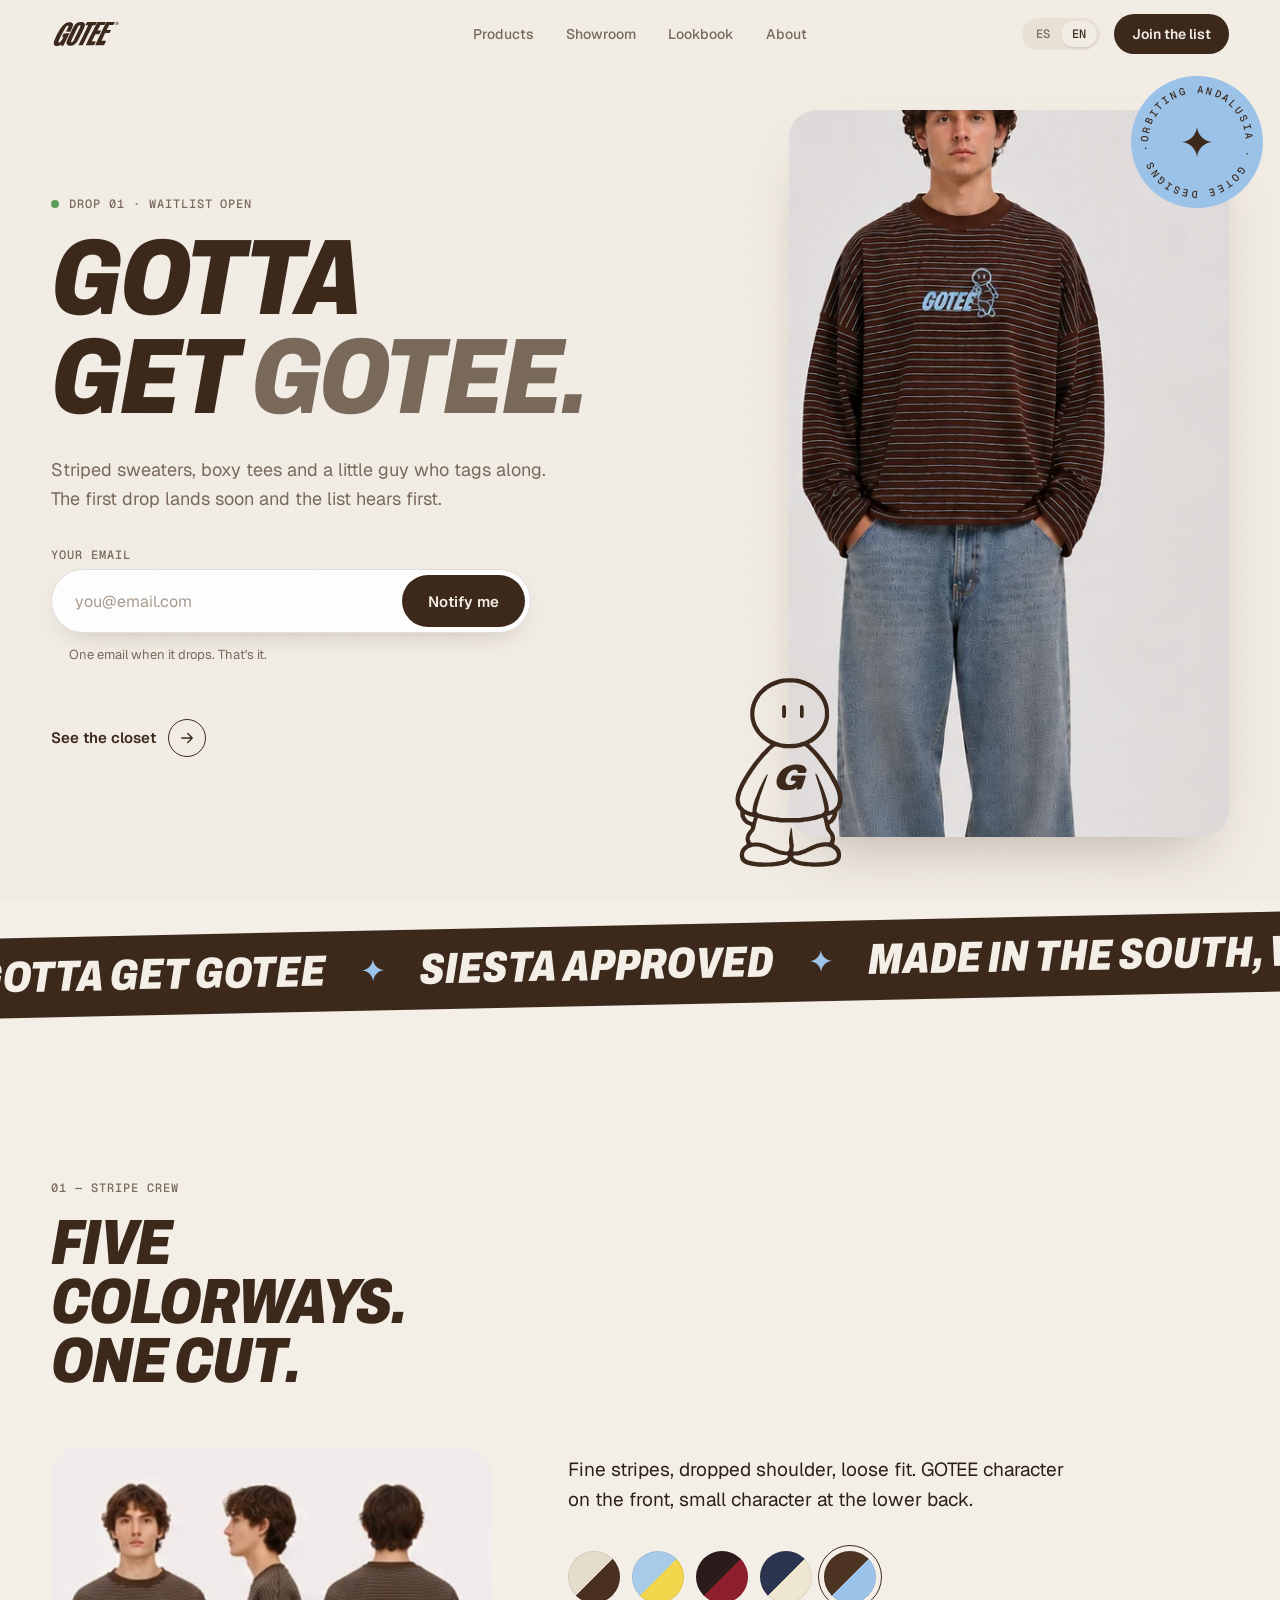
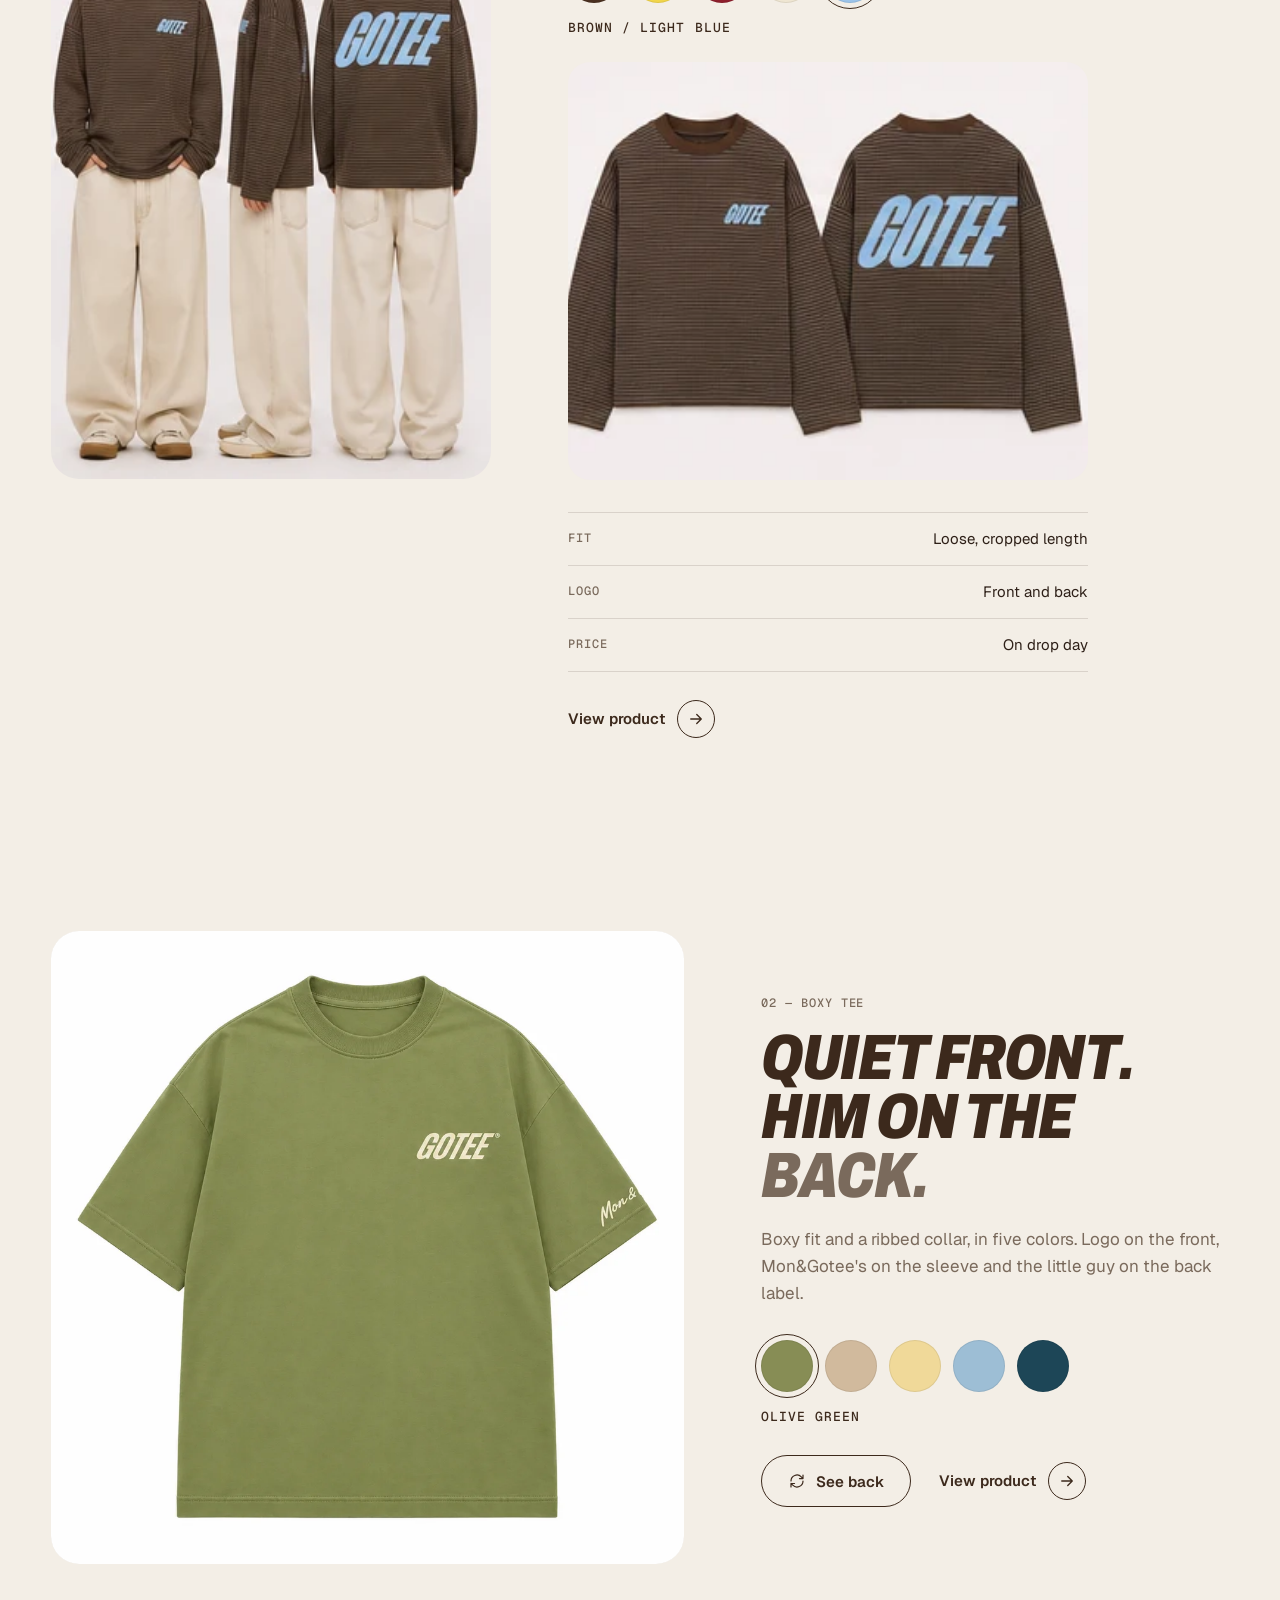
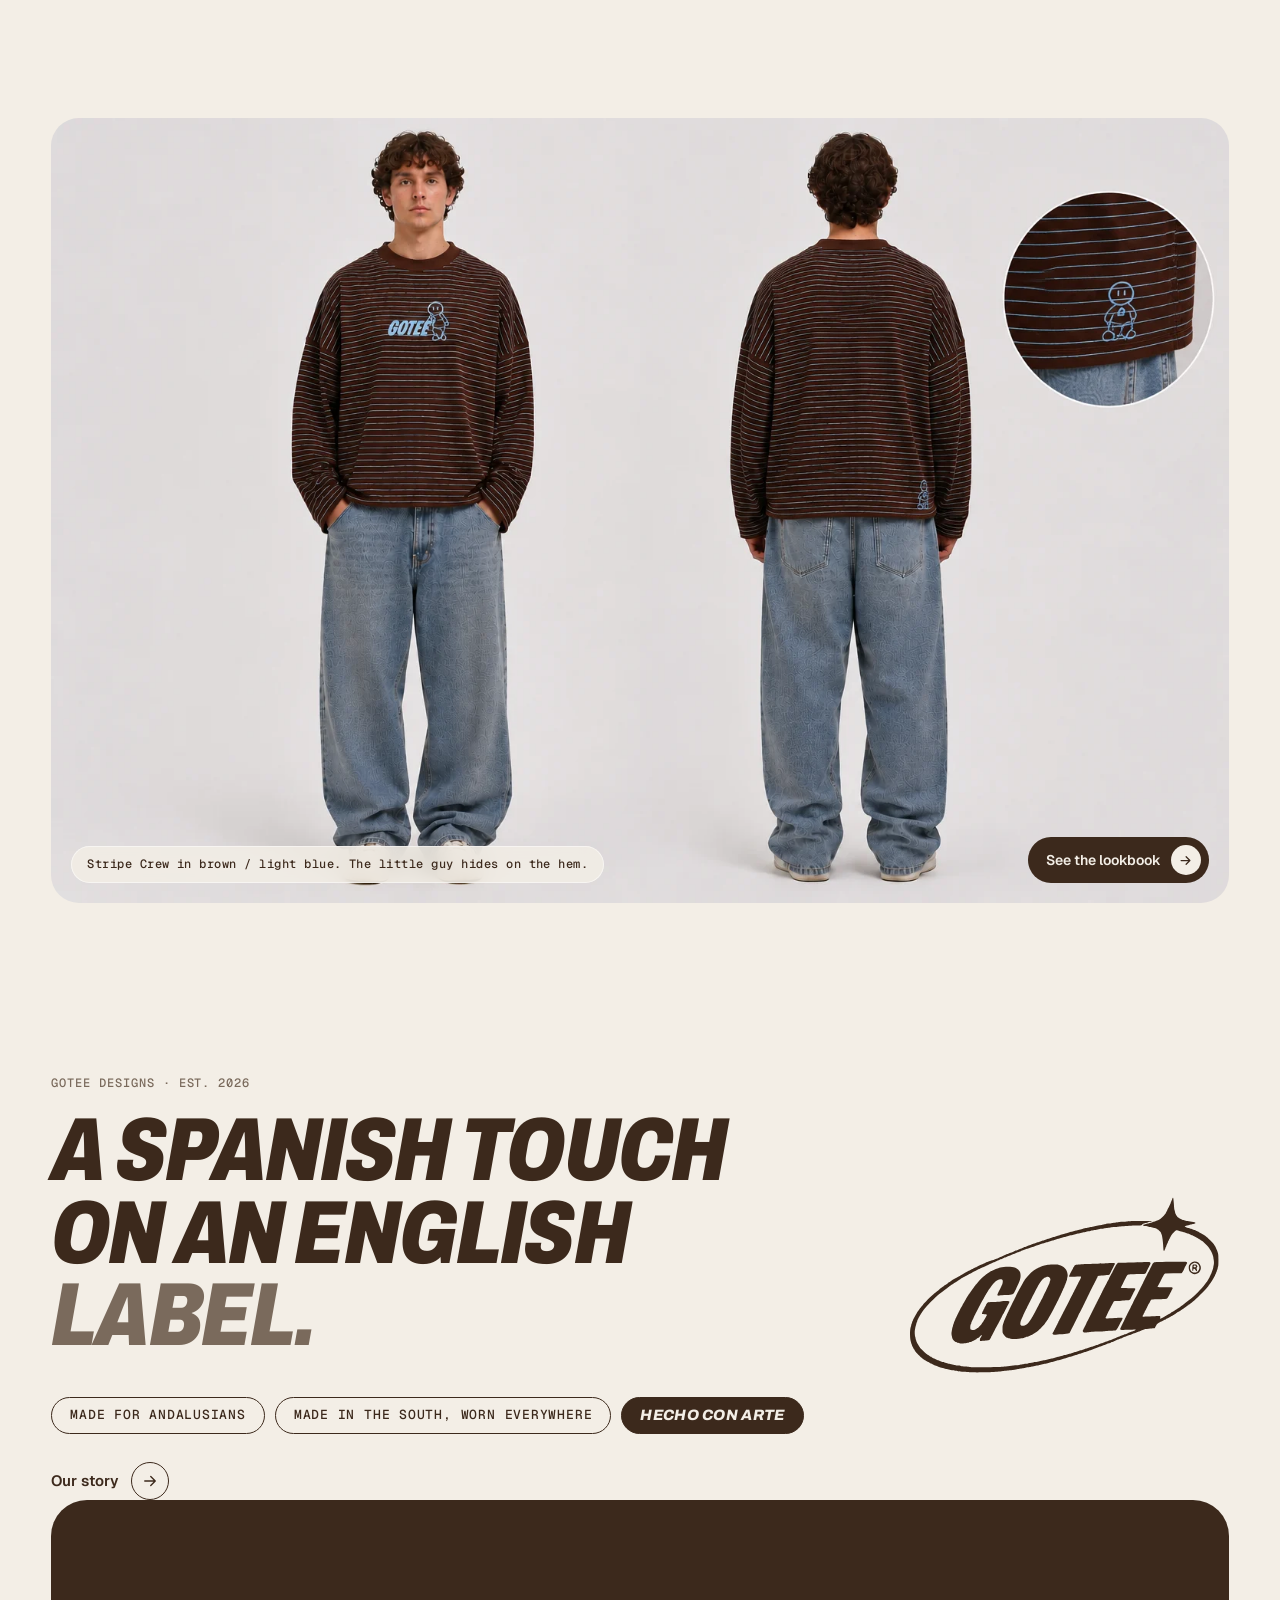
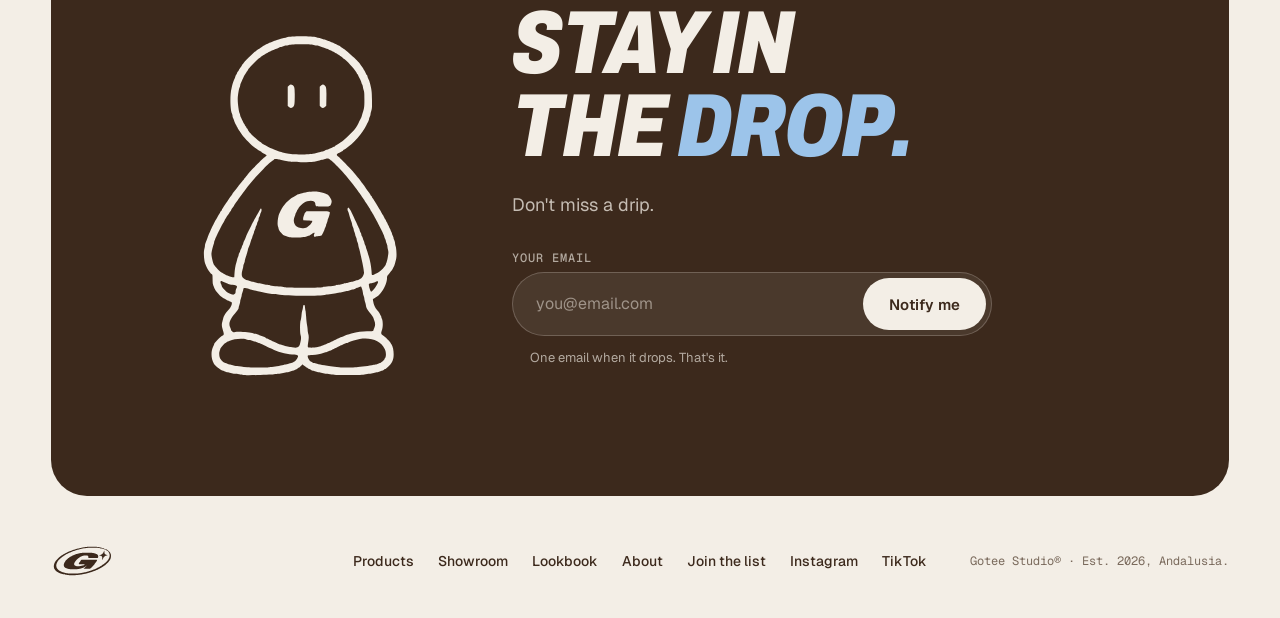
<file: index.html>
<!doctype html>
<html lang="es">
<head>
  <meta charset="utf-8">
  <meta name="robots" content="noindex, nofollow">
  <meta name="viewport" content="width=device-width, initial-scale=1">
  <title>GOTEE® — Drop 01</title>
  <meta name="description" content="GOTEE: ropa ancha, colores de tierra y un monigote que va contigo. Apúntate a la lista de espera del Drop 01.">
  <meta name="theme-color" content="#F3EEE6">
  <meta property="og:title" content="GOTEE® — Drop 01">
  <meta property="og:description" content="Gotta get Gotee. Lista de espera abierta.">
  <meta property="og:image" content="img/lookbook-rayas.webp">
  <link rel="icon" type="image/svg+xml" href="logos/A07_monigote-de-pie.svg">
  <link rel="preconnect" href="https://fonts.googleapis.com">
  <link rel="preconnect" href="https://fonts.gstatic.com" crossorigin>
  <link href="https://fonts.googleapis.com/css2?family=Archivo:ital,wdth,wght@0,62..125,100..900;1,62..125,100..900&family=Geist:wght@400;500;600&family=Geist+Mono:wght@400;500&display=swap" rel="stylesheet">
  <link rel="stylesheet" href="styles.css?v=13">
  <script>document.documentElement.classList.add("js")</script>
</head>
<body data-page="inicio">

<!-- CABECERA (igual en todas las páginas) -->
<header class="nav" id="nav">
  <a href="index.html" class="nav__logo" aria-label="GOTEE">
    <svg viewBox="0 0 303 129" aria-hidden="true"><use href="sprite.svg#logo-a01"/></svg>
  </a>
  <nav class="nav__links" aria-label="Menú">
    <a href="productos.html" data-i18n="nav.productos">Productos</a>
    <a href="showroom.html" data-i18n="nav.showroom">Showroom</a>
    <a href="lookbook.html" data-i18n="nav.lookbook">Lookbook</a>
    <a href="nosotros.html" data-i18n="nav.nosotros">Nosotros</a>
  </nav>
  <div class="nav__right">
    <div class="lang" role="group" aria-label="Idioma / Language">
      <button type="button" data-lang="es" aria-pressed="true">ES</button>
      <button type="button" data-lang="en" aria-pressed="false">EN</button>
    </div>
    <a href="lista.html" class="btn btn--small nav__cta" data-i18n="nav.cta">Lista de espera</a>
    <button type="button" class="nav__burger" aria-expanded="false" aria-controls="menu" aria-label="Menú"><span></span><span></span></button>
  </div>
</header>
<div class="menu" id="menu" hidden>
  <nav class="menu__links" aria-label="Menú">
    <a href="index.html"><small>00</small><span data-i18n="nav.inicio">Inicio</span></a>
    <a href="productos.html"><small>01</small><span data-i18n="nav.productos">Productos</span></a>
    <a href="showroom.html"><small>02</small><span data-i18n="nav.showroom">Showroom</span></a>
    <a href="lookbook.html"><small>03</small><span data-i18n="nav.lookbook">Lookbook</span></a>
    <a href="nosotros.html"><small>04</small><span data-i18n="nav.nosotros">Nosotros</span></a>
    <a href="lista.html"><small>05</small><span data-i18n="nav.cta">Lista de espera</span></a>
  </nav>
  <p class="menu__foot">Gotee Studio® · Orbiting Andalusia</p>
</div>

<main id="top">

  <!-- HERO -->
  <section class="hero">
    <div class="hero__text">
      <p class="label reveal"><span class="dot"></span><span data-i18n="hero.label">Drop 01 · Lista de espera abierta</span></p>
      <h1 class="hero__title reveal" data-i18n-html="hero.title">Gotta<br>get <em>Gotee.</em></h1>
      <p class="hero__sub reveal" data-i18n="hero.sub">Sudaderas de rayas, camisetas anchas y un monigote que se viene contigo. El primer drop sale pronto y la lista se entera antes.</p>

      <form class="form reveal" novalidate data-form>
        <label class="form__label" for="email-1" data-i18n="form.label">Tu email</label>
        <div class="form__row">
          <input id="email-1" name="email" type="email" autocomplete="email" inputmode="email" data-i18n-ph="form.ph" placeholder="tu@email.com" required>
          <button type="submit" class="btn" data-magnetic><span data-i18n="form.btn">Avisarme</span></button>
        </div>
        <p class="form__note" data-i18n="form.note">Un correo cuando salga. Nada más.</p>
        <p class="form__error" role="alert" aria-live="polite"></p>
        <div class="form__ok" aria-live="polite" hidden>
          <svg viewBox="0 0 150 245" aria-hidden="true"><use href="sprite.svg#mon-a07"/></svg>
          <p data-i18n="form.ok">Dentro. Te avisamos el día del drop.</p>
        </div>
      </form>
      <a href="productos.html" class="link-arrow reveal"><span data-i18n="cta.armario">Ver el armario</span><i aria-hidden="true"></i></a>
    </div>

    <div class="hero__media reveal">
      <figure class="hero__photo">
        <img src="img/rayas-delante.webp" alt="" data-i18n-alt="alt.hero" width="460" height="1024" fetchpriority="high">
      </figure>
      <div class="badge" aria-hidden="true">
        <svg viewBox="0 0 200 200">
          <defs><path id="circulo" d="M100,100 m-74,0 a74,74 0 1,1 148,0 a74,74 0 1,1 -148,0"/></defs>
          <text><textPath href="#circulo" textLength="462" lengthAdjust="spacing" data-i18n="badge">ORBITING ANDALUSIA · GOTEE DESIGNS · </textPath></text>
        </svg>
        <svg class="badge__star" viewBox="0 0 24 24"><path d="M12 0c.6 6.4 5.6 11.4 12 12-6.4.6-11.4 5.6-12 12-.6-6.4-5.6-11.4-12-12C6.4 11.4 11.4 6.4 12 0z"/></svg>
      </div>
      <div class="hero__mon" data-follow aria-hidden="true">
        <svg viewBox="0 0 150 245"><use href="sprite.svg#mon-a07"/></svg>
      </div>
    </div>
  </section>

  <!-- MARQUEE -->
  <div class="marquee" aria-hidden="true">
    <div class="marquee__track">
      <span class="marquee__group">
        <span>Gotta get Gotee</span><i></i><span>Siesta approved</span><i></i><span>Made in the south, worn everywhere</span><i></i><span>Hecho con arte</span><i></i><span>Orbiting Andalusia</span><i></i>
      </span>
      <span class="marquee__group">
        <span>Gotta get Gotee</span><i></i><span>Siesta approved</span><i></i><span>Made in the south, worn everywhere</span><i></i><span>Hecho con arte</span><i></i><span>Orbiting Andalusia</span><i></i>
      </span>
    </div>
  </div>

  <!-- COLORWAYS -->
  <section class="rayas" id="rayas">
    <div class="rayas__head reveal">
      <p class="label" data-i18n="ray.label">01 — Sudadera Rayas</p>
      <h2 class="title" data-i18n="ray.title">Cinco colores. Un solo corte.</h2>
    </div>

    <div class="rayas__grid">
      <figure class="rayas__look reveal">
        <img src="img/modelos-marron.webp" alt="" data-look width="299" height="430">
      </figure>

      <div class="rayas__info reveal">
        <p class="rayas__desc" data-i18n="ray.desc">Rayas finas, hombro caído y corte ancho. GOTEE pequeño delante y grande en la espalda.</p>

        <div class="swatches" role="radiogroup" aria-label="Color" data-ray-swatches>
          <button type="button" role="radio" class="swatch" data-c="beige" style="--a:#E6DCCB;--b:#4A3020" aria-checked="false"><span class="sr" data-i18n="c.beige">Beige / Marrón</span></button>
          <button type="button" role="radio" class="swatch" data-c="azul" style="--a:#A9CBEA;--b:#F2D64B" aria-checked="false"><span class="sr" data-i18n="c.azul">Azul claro / Amarillo</span></button>
          <button type="button" role="radio" class="swatch" data-c="burdeos" style="--a:#2B1C1C;--b:#8E1F2C" aria-checked="false"><span class="sr" data-i18n="c.burdeos">Negro / Burdeos</span></button>
          <button type="button" role="radio" class="swatch" data-c="marino" style="--a:#2B3550;--b:#EFE6D2" aria-checked="false"><span class="sr" data-i18n="c.marino">Azul marino / Crema</span></button>
          <button type="button" role="radio" class="swatch" data-c="marron" style="--a:#4D3423;--b:#9CC4EA" aria-checked="true"><span class="sr" data-i18n="c.marron">Marrón / Azul claro</span></button>
        </div>
        <p class="rayas__name" data-name>Marrón / Azul claro</p>

        <figure class="rayas__flat">
          <img src="img/plano-marron.webp" alt="" data-flat width="299" height="240">
        </figure>

        <ul class="specs">
          <li><span data-i18n="spec.1k">Corte</span><span data-i18n="spec.1v">Ancho, largo cropped</span></li>
          <li><span data-i18n="spec.2k">Logo</span><span data-i18n="spec.2v">Delante y en la espalda</span></li>
          <li><span data-i18n="spec.3k">Precio</span><span data-i18n="spec.3v">El día del drop</span></li>
        </ul>
        <a href="producto.html?p=sud&amp;c=marron" class="link-arrow" data-ray-link><span data-i18n="p.ver">Ver producto</span><i aria-hidden="true"></i></a>
      </div>
    </div>
  </section>

  <!-- CAMISETA -->
  <section class="tee" id="camiseta">
    <div class="tee__media reveal">
      <div class="tee__flip" data-flip>
        <img class="tee__face tee__face--front" src="img/tee-oliva-delante.webp" alt="" data-tee-front width="1000" height="1000" loading="lazy">
        <img class="tee__face tee__face--back" src="img/tee-oliva-detras.webp" alt="" data-tee-back width="1000" height="1000" loading="lazy">
      </div>
    </div>
    <div class="tee__text reveal">
      <p class="label" data-i18n="tee.label">02 — Camiseta Ancha</p>
      <h2 class="title" data-i18n-html="tee.title">Delante, discreta.<br>Detrás, <em>él.</em></h2>
      <p class="body" data-i18n="tee.desc">Corte boxy y cuello de canalé, en cinco colores. Delante el logo, Mon&amp;Gotee's en la manga y el monigote en la etiqueta de la espalda.</p>

      <div class="swatches swatches--tee" role="radiogroup" aria-label="Color" data-tee-swatches>
        <button type="button" role="radio" class="swatch" data-c="oliva" style="--a:#878D55;--b:#878D55" aria-checked="true"><span class="sr" data-i18n="t.oliva">Verde oliva</span></button>
        <button type="button" role="radio" class="swatch" data-c="arena" style="--a:#D1BA9D;--b:#D1BA9D" aria-checked="false"><span class="sr" data-i18n="t.arena">Beige arena</span></button>
        <button type="button" role="radio" class="swatch" data-c="mantequilla" style="--a:#F0D999;--b:#F0D999" aria-checked="false"><span class="sr" data-i18n="t.mantequilla">Amarillo mantequilla</span></button>
        <button type="button" role="radio" class="swatch" data-c="cielo" style="--a:#9DBED5;--b:#9DBED5" aria-checked="false"><span class="sr" data-i18n="t.cielo">Azul cielo</span></button>
        <button type="button" role="radio" class="swatch" data-c="petroleo" style="--a:#1D4657;--b:#1D4657" aria-checked="false"><span class="sr" data-i18n="t.petroleo">Azul petróleo</span></button>
      </div>
      <p class="rayas__name" data-tee-name>Verde oliva</p>
      <div class="tee__actions">
        <button type="button" class="btn btn--ghost" data-flip-btn aria-pressed="false">
          <svg viewBox="0 0 24 24" aria-hidden="true"><path d="M4 12a8 8 0 0 1 13.7-5.6L20 8.7M20 4v4.7h-4.7M20 12a8 8 0 0 1-13.7 5.6L4 15.3M4 20v-4.7h4.7" fill="none" stroke="currentColor" stroke-width="1.6" stroke-linecap="round" stroke-linejoin="round"/></svg>
          <span data-flip-label data-i18n="tee.back">Ver espalda</span>
        </button>
        <a href="producto.html?p=tee&amp;c=oliva" class="link-arrow" data-tee-link><span data-i18n="p.ver">Ver producto</span><i aria-hidden="true"></i></a>
      </div>
    </div>
  </section>

  <!-- LOOKBOOK -->
  <section class="look reveal">
    <a href="lookbook.html" class="look__frame">
      <img src="img/lookbook-rayas.webp" alt="" data-i18n-alt="alt.look" width="1536" height="1024" loading="lazy">
      <span class="look__cap"><span data-i18n="look.cap">Sudadera Rayas, marrón / azul claro. El monigote va escondido en el bajo.</span></span>
      <span class="look__go"><span data-i18n="cta.lookbook">Ver el lookbook</span><i aria-hidden="true"></i></span>
    </a>
  </section>

  <!-- MANIFIESTO -->
  <section class="manifiesto">
    <div class="manifiesto__text">
      <p class="label reveal">Gotee Designs · Est. 2026</p>
      <h2 class="manifiesto__title reveal">A Spanish touch<br>on an English <em>label.</em></h2>
      <ul class="manifiesto__tags reveal">
        <li>Made for Andalusians</li>
        <li>Made in the south, worn everywhere</li>
        <li>Hecho con arte</li>
      </ul>
      <a href="nosotros.html" class="link-arrow reveal"><span data-i18n="cta.historia">Nuestra historia</span><i aria-hidden="true"></i></a>
    </div>
    <div class="manifiesto__orbita reveal" aria-hidden="true">
      <img src="logos/A03_orbita.svg" alt="" loading="lazy">
    </div>
  </section>

  <!-- LISTA FINAL -->
  <section class="final" id="lista">
    <div class="final__mon" data-follow aria-hidden="true">
      <svg viewBox="0 0 150 245"><use href="sprite.svg#mon-a07"/></svg>
    </div>
    <div class="final__text">
      <h2 class="final__title reveal" data-i18n-html="final.title">Quédate<br>en el <em>drop.</em></h2>
      <p class="final__sub reveal" data-i18n="final.sub">No te pierdas ni una gota.</p>
      <form class="form form--dark reveal" novalidate data-form>
        <label class="form__label" for="email-2" data-i18n="form.label">Tu email</label>
        <div class="form__row">
          <input id="email-2" name="email" type="email" autocomplete="email" inputmode="email" data-i18n-ph="form.ph" placeholder="tu@email.com" required>
          <button type="submit" class="btn btn--light" data-magnetic><span data-i18n="form.btn">Avisarme</span></button>
        </div>
        <p class="form__note" data-i18n="form.note">Un correo cuando salga. Nada más.</p>
        <p class="form__error" role="alert" aria-live="polite"></p>
        <div class="form__ok" aria-live="polite" hidden>
          <svg viewBox="0 0 150 245" aria-hidden="true"><use href="sprite.svg#mon-a07"/></svg>
          <p data-i18n="form.ok">Dentro. Te avisamos el día del drop.</p>
        </div>
      </form>
    </div>
  </section>
</main>

<!-- PIE (igual en todas las páginas) -->
<footer class="foot">
  <svg class="foot__g" viewBox="0 0 273 148" aria-hidden="true"><use href="sprite.svg#logo-a11"/></svg>
  <nav class="foot__links" aria-label="Pie">
    <a href="productos.html" data-i18n="nav.productos">Productos</a>
    <a href="showroom.html" data-i18n="nav.showroom">Showroom</a>
    <a href="lookbook.html" data-i18n="nav.lookbook">Lookbook</a>
    <a href="nosotros.html" data-i18n="nav.nosotros">Nosotros</a>
    <a href="lista.html" data-i18n="nav.cta">Lista de espera</a>
    <a href="#" data-social="instagram">Instagram</a>
    <a href="#" data-social="tiktok">TikTok</a>
  </nav>
  <p class="foot__copy" data-i18n="foot.copy">Gotee Studio® · Est. 2026, Andalucía.</p>
</footer>

<script src="app.js?v=13"></script>
</body>
</html>
</file>
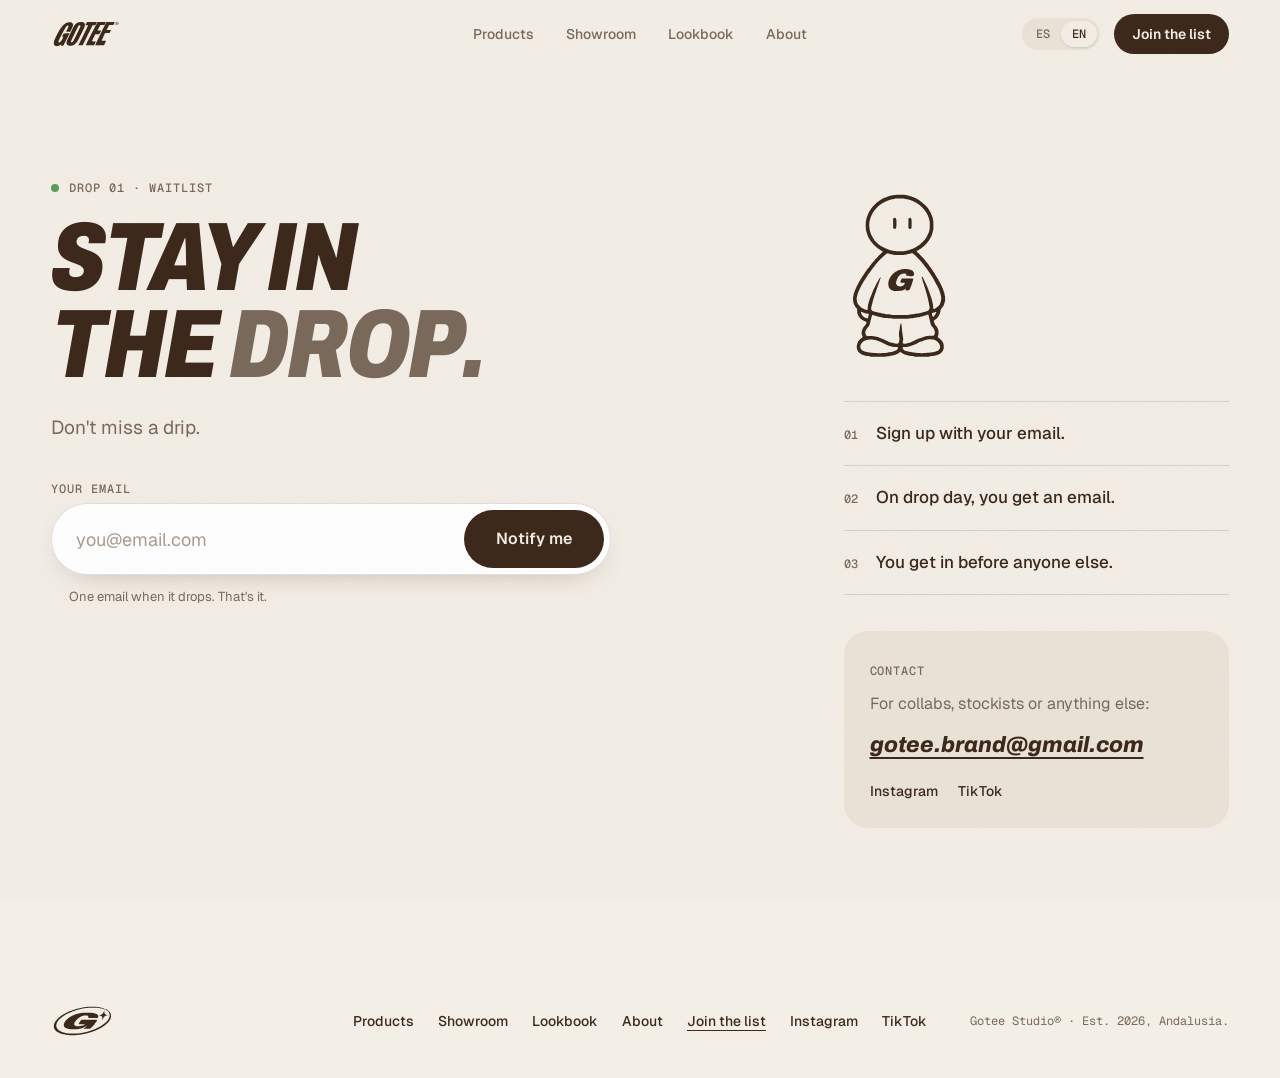
<file: lista.html>
<!doctype html>
<html lang="es">
<head>
  <meta charset="utf-8">
  <meta name="robots" content="noindex, nofollow">
  <meta name="viewport" content="width=device-width, initial-scale=1">
  <title>Lista de espera — GOTEE®</title>
  <meta name="description" content="Apúntate a la lista de espera del Drop 01 de GOTEE y entra antes que nadie.">
  <meta name="theme-color" content="#F3EEE6">
  <link rel="icon" type="image/svg+xml" href="logos/A07_monigote-de-pie.svg">
  <link rel="preconnect" href="https://fonts.googleapis.com">
  <link rel="preconnect" href="https://fonts.gstatic.com" crossorigin>
  <link href="https://fonts.googleapis.com/css2?family=Archivo:ital,wdth,wght@0,62..125,100..900;1,62..125,100..900&family=Geist:wght@400;500;600&family=Geist+Mono:wght@400;500&display=swap" rel="stylesheet">
  <link rel="stylesheet" href="styles.css?v=13">
  <script>document.documentElement.classList.add("js")</script>
</head>
<body data-page="lista">

<!-- CABECERA (igual en todas las páginas) -->
<header class="nav" id="nav">
  <a href="index.html" class="nav__logo" aria-label="GOTEE">
    <svg viewBox="0 0 303 129" aria-hidden="true"><use href="sprite.svg#logo-a01"/></svg>
  </a>
  <nav class="nav__links" aria-label="Menú">
    <a href="productos.html" data-i18n="nav.productos">Productos</a>
    <a href="showroom.html" data-i18n="nav.showroom">Showroom</a>
    <a href="lookbook.html" data-i18n="nav.lookbook">Lookbook</a>
    <a href="nosotros.html" data-i18n="nav.nosotros">Nosotros</a>
  </nav>
  <div class="nav__right">
    <div class="lang" role="group" aria-label="Idioma / Language">
      <button type="button" data-lang="es" aria-pressed="true">ES</button>
      <button type="button" data-lang="en" aria-pressed="false">EN</button>
    </div>
    <a href="lista.html" class="btn btn--small nav__cta" data-i18n="nav.cta">Lista de espera</a>
    <button type="button" class="nav__burger" aria-expanded="false" aria-controls="menu" aria-label="Menú"><span></span><span></span></button>
  </div>
</header>
<div class="menu" id="menu" hidden>
  <nav class="menu__links" aria-label="Menú">
    <a href="index.html"><small>00</small><span data-i18n="nav.inicio">Inicio</span></a>
    <a href="productos.html"><small>01</small><span data-i18n="nav.productos">Productos</span></a>
    <a href="showroom.html"><small>02</small><span data-i18n="nav.showroom">Showroom</span></a>
    <a href="lookbook.html"><small>03</small><span data-i18n="nav.lookbook">Lookbook</span></a>
    <a href="nosotros.html"><small>04</small><span data-i18n="nav.nosotros">Nosotros</span></a>
    <a href="lista.html"><small>05</small><span data-i18n="nav.cta">Lista de espera</span></a>
  </nav>
  <p class="menu__foot">Gotee Studio® · Orbiting Andalusia</p>
</div>

<main class="pagina">

  <section class="lista">
    <div class="lista__main">
      <p class="label reveal"><span class="dot"></span><span data-i18n="li.label">Drop 01 · Lista de espera</span></p>
      <h1 class="page-title page-title--xl reveal" data-i18n-html="final.title">Quédate<br>en el <em>drop.</em></h1>
      <p class="page-intro reveal" data-i18n="final.sub">No te pierdas ni una gota.</p>
      <form class="form form--big reveal" novalidate data-form data-origen="lista">
        <label class="form__label" for="email-l" data-i18n="form.label">Tu email</label>
        <div class="form__row">
          <input id="email-l" name="email" type="email" autocomplete="email" inputmode="email" data-i18n-ph="form.ph" placeholder="tu@email.com" required>
          <button type="submit" class="btn" data-magnetic><span data-i18n="form.btn">Avisarme</span></button>
        </div>
        <p class="form__note" data-i18n="form.note">Un correo cuando salga. Nada más.</p>
        <p class="form__error" role="alert" aria-live="polite"></p>
        <div class="form__ok" aria-live="polite" hidden>
          <svg viewBox="0 0 150 245" aria-hidden="true"><use href="sprite.svg#mon-a07"/></svg>
          <p data-i18n="form.ok">Dentro. Te avisamos el día del drop.</p>
        </div>
      </form>
    </div>

    <aside class="lista__side">
      <div class="lista__mon reveal" data-follow aria-hidden="true">
        <svg viewBox="0 0 150 245"><use href="sprite.svg#mon-a07"/></svg>
      </div>
      <ol class="pasos reveal">
        <li><span>01</span><p data-i18n="li.s1">Te apuntas con tu email.</p></li>
        <li><span>02</span><p data-i18n="li.s2">El día del drop te llega un correo.</p></li>
        <li><span>03</span><p data-i18n="li.s3">Entras antes que nadie.</p></li>
      </ol>
      <div class="contacto reveal">
        <p class="label" data-i18n="li.contact">Contacto</p>
        <p data-i18n="li.contactTxt">Para colaboraciones, tiendas o cualquier cosa:</p>
        <a class="contacto__mail" href="mailto:gotee.brand@gmail.com">gotee.brand@gmail.com</a>
        <div class="contacto__redes">
          <a href="#" data-social="instagram">Instagram</a>
          <a href="#" data-social="tiktok">TikTok</a>
        </div>
      </div>
    </aside>
  </section>
</main>

<!-- PIE (igual en todas las páginas) -->
<footer class="foot">
  <svg class="foot__g" viewBox="0 0 273 148" aria-hidden="true"><use href="sprite.svg#logo-a11"/></svg>
  <nav class="foot__links" aria-label="Pie">
    <a href="productos.html" data-i18n="nav.productos">Productos</a>
    <a href="showroom.html" data-i18n="nav.showroom">Showroom</a>
    <a href="lookbook.html" data-i18n="nav.lookbook">Lookbook</a>
    <a href="nosotros.html" data-i18n="nav.nosotros">Nosotros</a>
    <a href="lista.html" data-i18n="nav.cta">Lista de espera</a>
    <a href="#" data-social="instagram">Instagram</a>
    <a href="#" data-social="tiktok">TikTok</a>
  </nav>
  <p class="foot__copy" data-i18n="foot.copy">Gotee Studio® · Est. 2026, Andalucía.</p>
</footer>

<script src="app.js?v=13"></script>
</body>
</html>
</file>
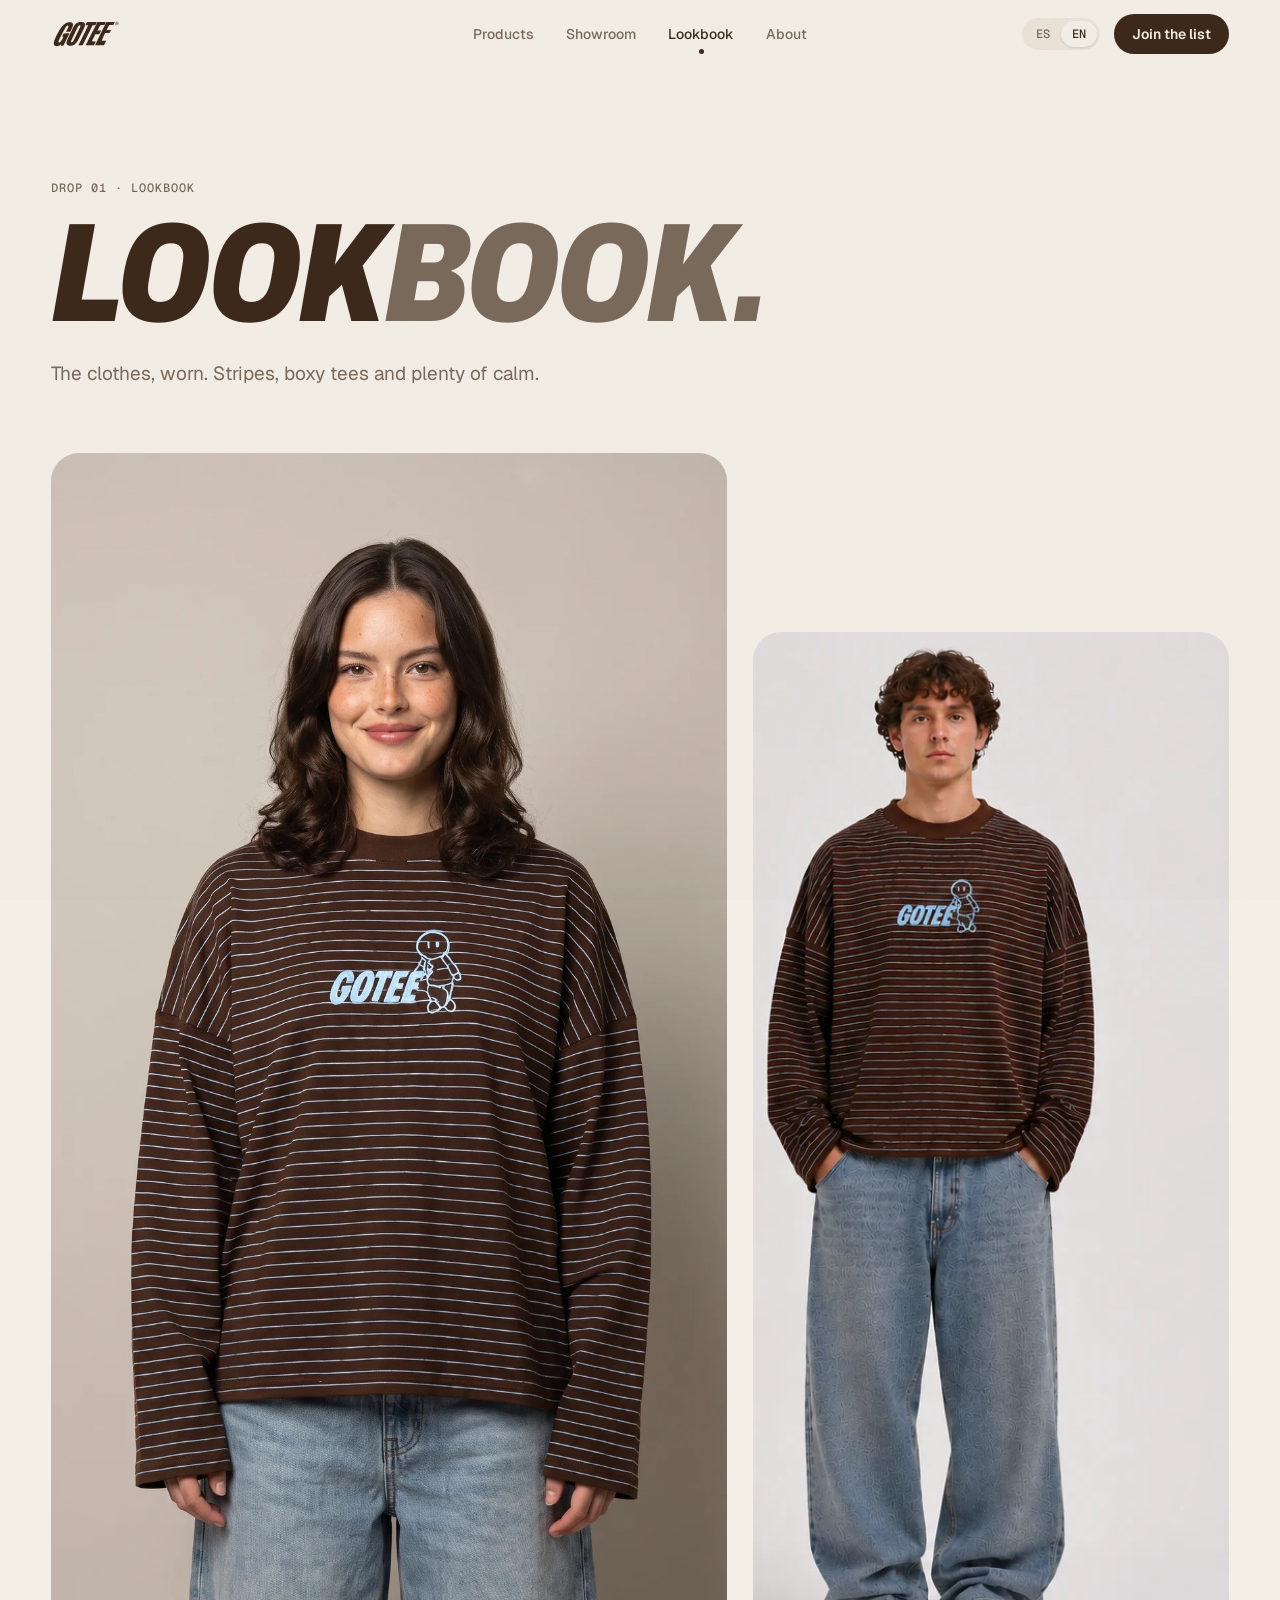
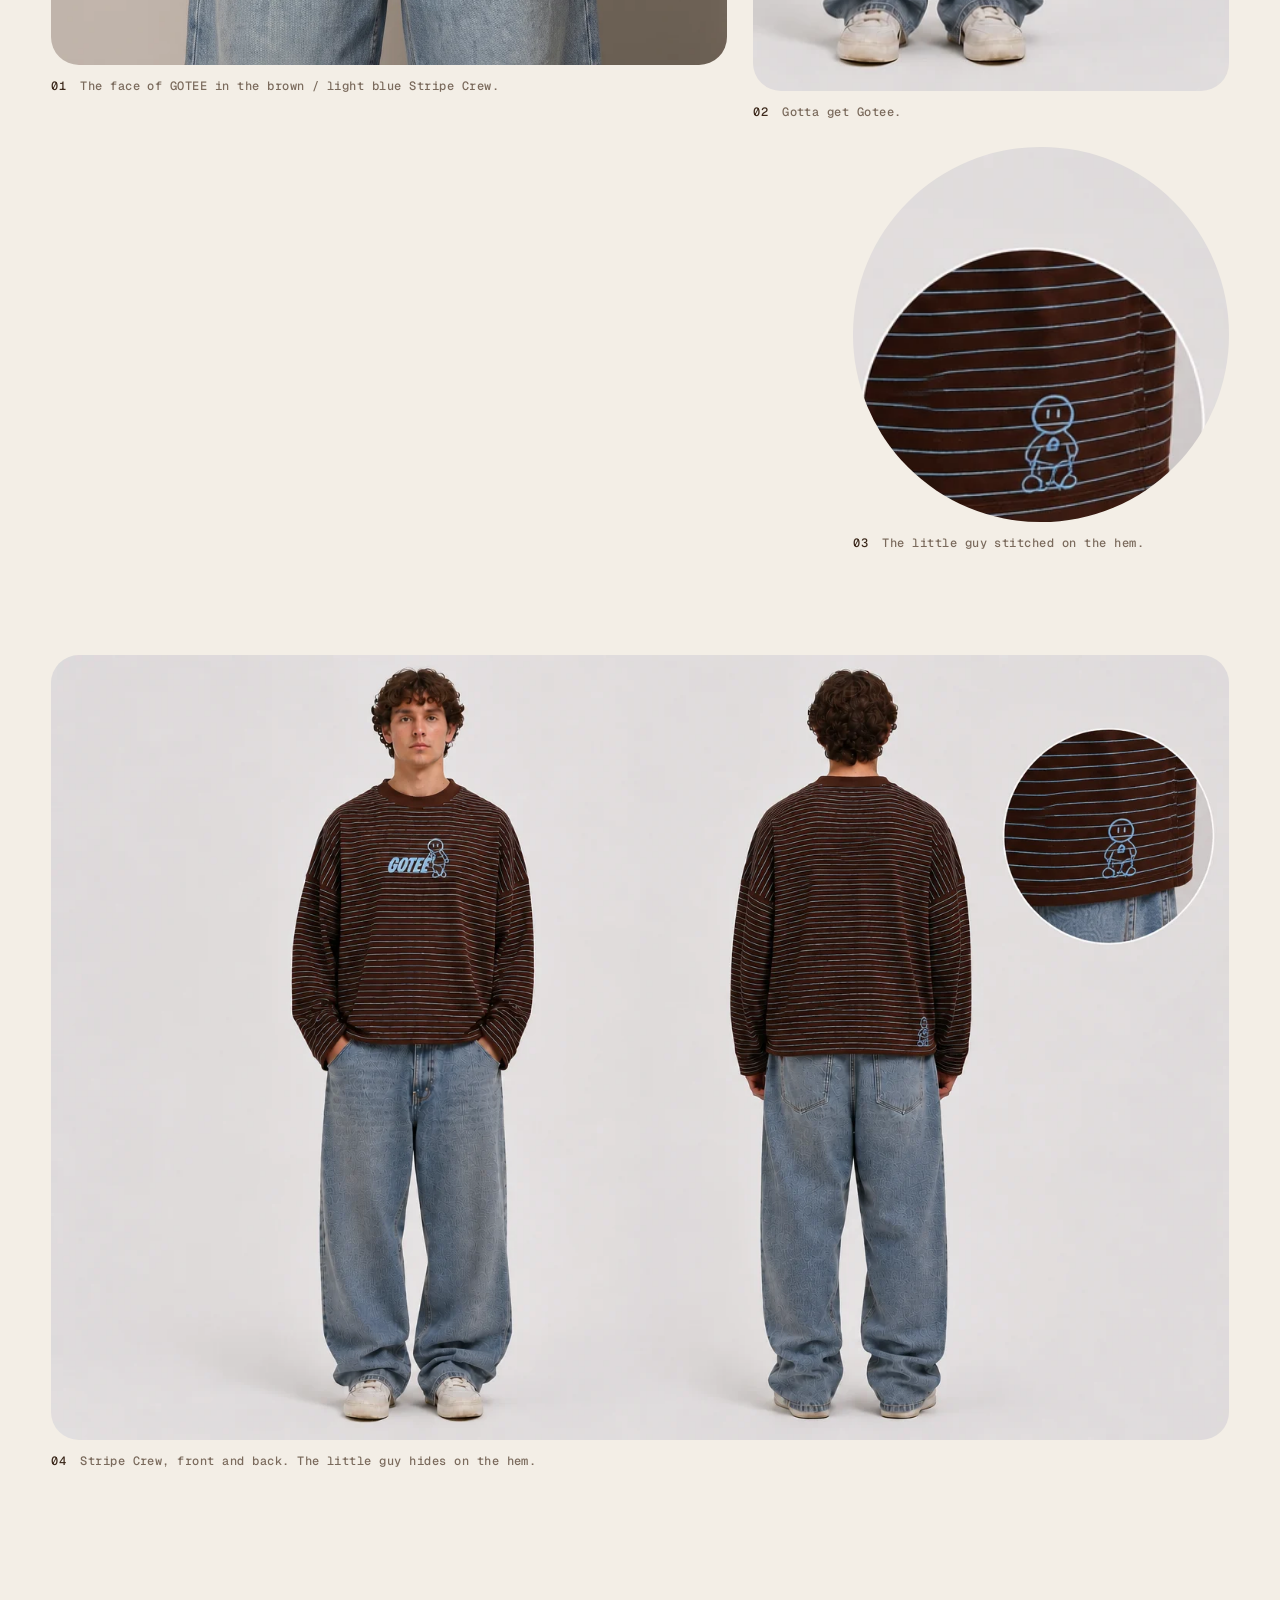
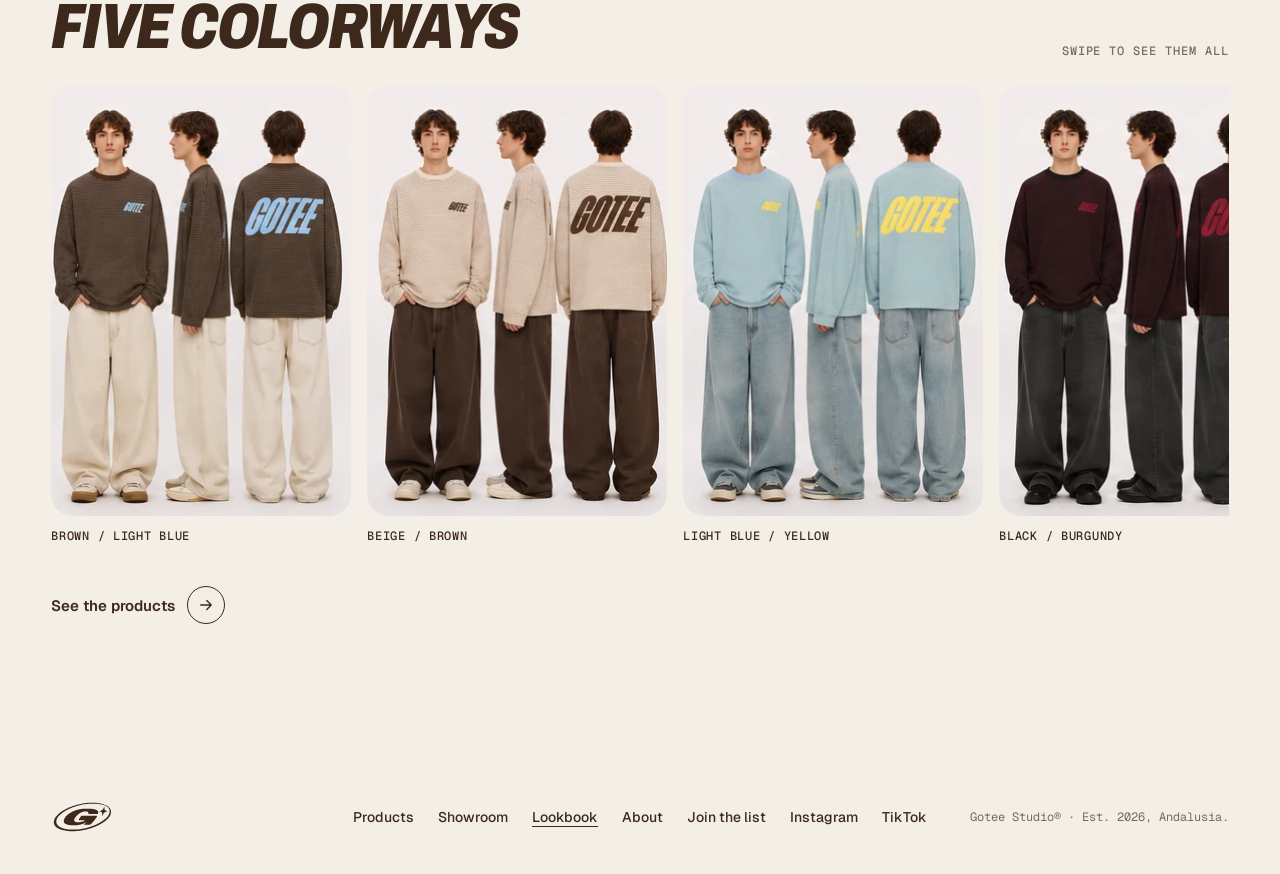
<file: lookbook.html>
<!doctype html>
<html lang="es">
<head>
  <meta charset="utf-8">
  <meta name="robots" content="noindex, nofollow">
  <meta name="viewport" content="width=device-width, initial-scale=1">
  <title>Lookbook — GOTEE®</title>
  <meta name="description" content="Lookbook del Drop 01 de GOTEE: la Sudadera Rayas puesta, en sus cinco colores.">
  <meta name="theme-color" content="#F3EEE6">
  <link rel="icon" type="image/svg+xml" href="logos/A07_monigote-de-pie.svg">
  <link rel="preconnect" href="https://fonts.googleapis.com">
  <link rel="preconnect" href="https://fonts.gstatic.com" crossorigin>
  <link href="https://fonts.googleapis.com/css2?family=Archivo:ital,wdth,wght@0,62..125,100..900;1,62..125,100..900&family=Geist:wght@400;500;600&family=Geist+Mono:wght@400;500&display=swap" rel="stylesheet">
  <link rel="stylesheet" href="styles.css?v=13">
  <script>document.documentElement.classList.add("js")</script>
</head>
<body data-page="lookbook">

<!-- CABECERA (igual en todas las páginas) -->
<header class="nav" id="nav">
  <a href="index.html" class="nav__logo" aria-label="GOTEE">
    <svg viewBox="0 0 303 129" aria-hidden="true"><use href="sprite.svg#logo-a01"/></svg>
  </a>
  <nav class="nav__links" aria-label="Menú">
    <a href="productos.html" data-i18n="nav.productos">Productos</a>
    <a href="showroom.html" data-i18n="nav.showroom">Showroom</a>
    <a href="lookbook.html" data-i18n="nav.lookbook">Lookbook</a>
    <a href="nosotros.html" data-i18n="nav.nosotros">Nosotros</a>
  </nav>
  <div class="nav__right">
    <div class="lang" role="group" aria-label="Idioma / Language">
      <button type="button" data-lang="es" aria-pressed="true">ES</button>
      <button type="button" data-lang="en" aria-pressed="false">EN</button>
    </div>
    <a href="lista.html" class="btn btn--small nav__cta" data-i18n="nav.cta">Lista de espera</a>
    <button type="button" class="nav__burger" aria-expanded="false" aria-controls="menu" aria-label="Menú"><span></span><span></span></button>
  </div>
</header>
<div class="menu" id="menu" hidden>
  <nav class="menu__links" aria-label="Menú">
    <a href="index.html"><small>00</small><span data-i18n="nav.inicio">Inicio</span></a>
    <a href="productos.html"><small>01</small><span data-i18n="nav.productos">Productos</span></a>
    <a href="showroom.html"><small>02</small><span data-i18n="nav.showroom">Showroom</span></a>
    <a href="lookbook.html"><small>03</small><span data-i18n="nav.lookbook">Lookbook</span></a>
    <a href="nosotros.html"><small>04</small><span data-i18n="nav.nosotros">Nosotros</span></a>
    <a href="lista.html"><small>05</small><span data-i18n="nav.cta">Lista de espera</span></a>
  </nav>
  <p class="menu__foot">Gotee Studio® · Orbiting Andalusia</p>
</div>

<main class="pagina">

  <section class="page-head">
    <p class="label reveal" data-i18n="lb.label">Drop 01 · Lookbook</p>
    <h1 class="page-title reveal" data-i18n-html="lb.title">Look<em>book.</em></h1>
    <p class="page-intro reveal" data-i18n="lb.intro">La ropa puesta. Rayas, camisetas anchas y mucha calma.</p>
  </section>

  <section class="lb-grid">
    <figure class="lb-item lb-item--tall reveal">
      <div class="lb-frame"><img src="img/chica-rayas.webp" alt="" data-i18n-alt="alt.chica" width="1000" height="1792" loading="lazy"></div>
      <figcaption><span>01</span><span data-i18n="lb.cap1">La cara de GOTEE con la Sudadera Rayas marrón / azul claro.</span></figcaption>
    </figure>
    <figure class="lb-item lb-item--side reveal">
      <div class="lb-frame"><img src="img/rayas-delante.webp" alt="" data-i18n-alt="alt.hero" width="460" height="1024" loading="lazy"></div>
      <figcaption><span>02</span><span>Gotta get Gotee.</span></figcaption>
    </figure>
    <figure class="lb-item lb-item--detail reveal">
      <div class="lb-frame lb-frame--round"><img src="img/rayas-detalle.webp" alt="" width="300" height="330" loading="lazy"></div>
      <figcaption><span>03</span><span data-i18n="lb.cap3">El monigote bordado en el bajo.</span></figcaption>
    </figure>
  </section>

  <section class="lb-wide reveal">
    <figure class="lb-item">
      <div class="lb-frame"><img src="img/lookbook-rayas.webp" alt="" data-i18n-alt="alt.look" width="1536" height="1024" loading="lazy"></div>
      <figcaption><span>04</span><span data-i18n="lb.cap2">Sudadera Rayas de frente y de espalda. El monigote, escondido en el bajo.</span></figcaption>
    </figure>
  </section>

  <section class="lb-strip">
    <div class="lb-strip__head reveal">
      <h2 class="title" data-i18n="lb.strip">Cinco colores</h2>
      <p class="label" data-i18n="lb.stripSub">Desliza para ver todos</p>
    </div>
    <ul class="lb-strip__list reveal">
      <li><a href="producto.html?p=sud&amp;c=marron"><img src="img/modelos-marron.webp" alt="" loading="lazy" width="299" height="430"><span data-i18n="c.marron">Marrón / Azul claro</span></a></li>
      <li><a href="producto.html?p=sud&amp;c=beige"><img src="img/modelos-beige.webp" alt="" loading="lazy" width="299" height="430"><span data-i18n="c.beige">Beige / Marrón</span></a></li>
      <li><a href="producto.html?p=sud&amp;c=azul"><img src="img/modelos-azul.webp" alt="" loading="lazy" width="299" height="430"><span data-i18n="c.azul">Azul claro / Amarillo</span></a></li>
      <li><a href="producto.html?p=sud&amp;c=burdeos"><img src="img/modelos-burdeos.webp" alt="" loading="lazy" width="299" height="430"><span data-i18n="c.burdeos">Negro / Burdeos</span></a></li>
      <li><a href="producto.html?p=sud&amp;c=marino"><img src="img/modelos-marino.webp" alt="" loading="lazy" width="299" height="430"><span data-i18n="c.marino">Azul marino / Crema</span></a></li>
    </ul>
    <a href="productos.html" class="link-arrow reveal"><span data-i18n="cta.productos">Ver los productos</span><i aria-hidden="true"></i></a>
  </section>
</main>

<!-- PIE (igual en todas las páginas) -->
<footer class="foot">
  <svg class="foot__g" viewBox="0 0 273 148" aria-hidden="true"><use href="sprite.svg#logo-a11"/></svg>
  <nav class="foot__links" aria-label="Pie">
    <a href="productos.html" data-i18n="nav.productos">Productos</a>
    <a href="showroom.html" data-i18n="nav.showroom">Showroom</a>
    <a href="lookbook.html" data-i18n="nav.lookbook">Lookbook</a>
    <a href="nosotros.html" data-i18n="nav.nosotros">Nosotros</a>
    <a href="lista.html" data-i18n="nav.cta">Lista de espera</a>
    <a href="#" data-social="instagram">Instagram</a>
    <a href="#" data-social="tiktok">TikTok</a>
  </nav>
  <p class="foot__copy" data-i18n="foot.copy">Gotee Studio® · Est. 2026, Andalucía.</p>
</footer>

<script src="app.js?v=13"></script>
</body>
</html>
</file>
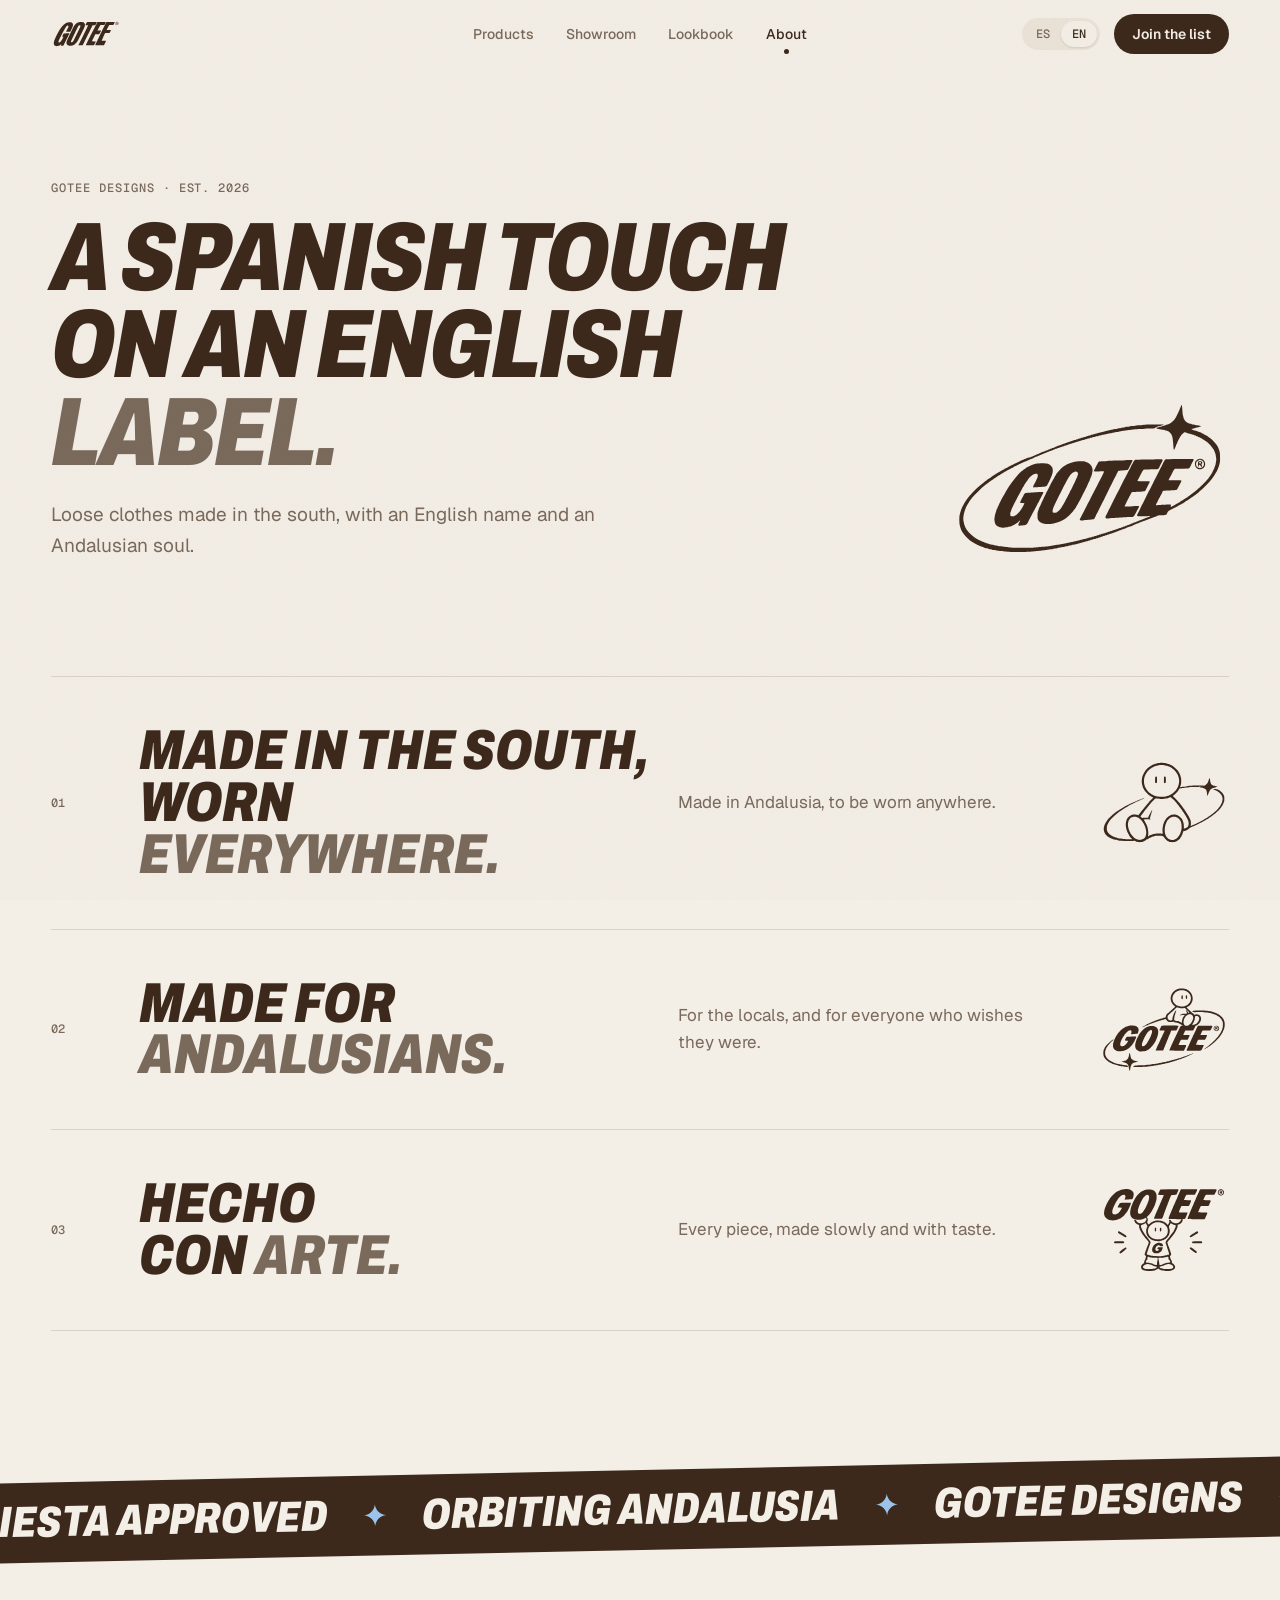
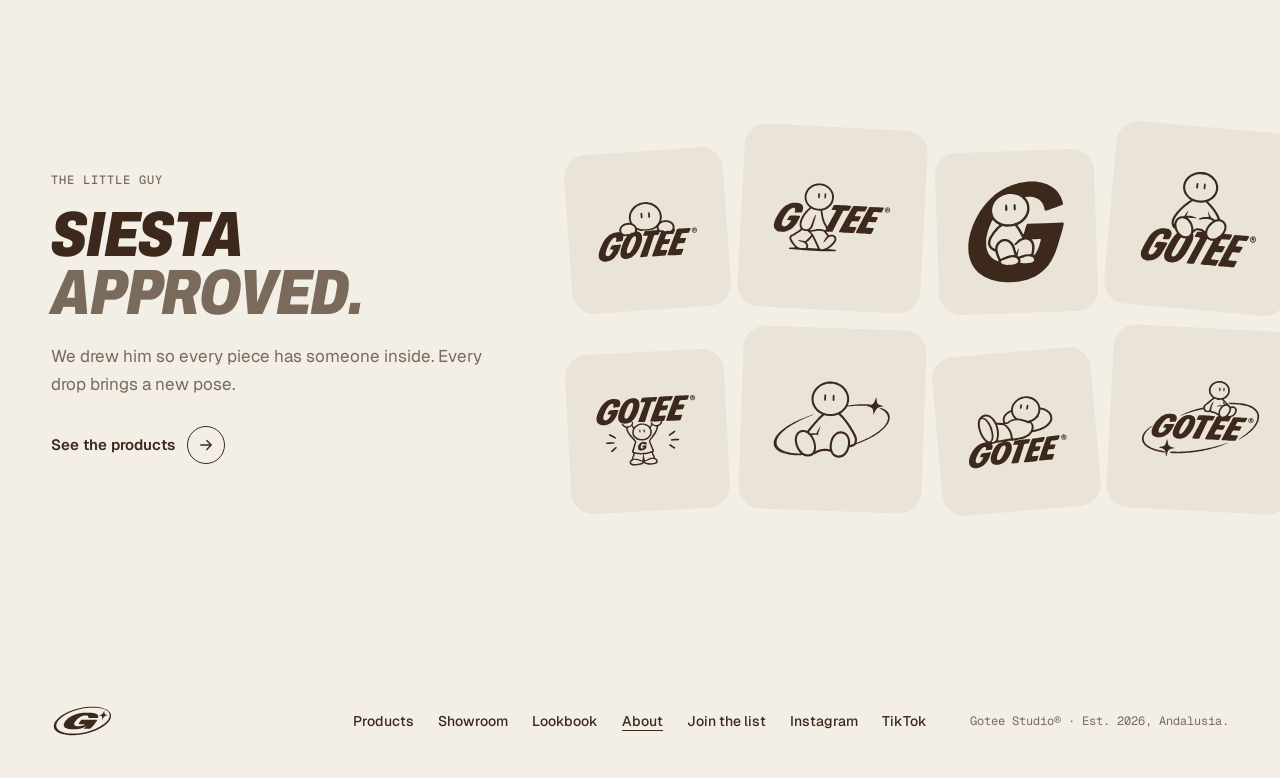
<file: nosotros.html>
<!doctype html>
<html lang="es">
<head>
  <meta charset="utf-8">
  <meta name="robots" content="noindex, nofollow">
  <meta name="viewport" content="width=device-width, initial-scale=1">
  <title>Nosotros — GOTEE®</title>
  <meta name="description" content="Gotee Designs: ropa ancha hecha en Andalucía. A Spanish touch on an English label.">
  <meta name="theme-color" content="#F3EEE6">
  <link rel="icon" type="image/svg+xml" href="logos/A07_monigote-de-pie.svg">
  <link rel="preconnect" href="https://fonts.googleapis.com">
  <link rel="preconnect" href="https://fonts.gstatic.com" crossorigin>
  <link href="https://fonts.googleapis.com/css2?family=Archivo:ital,wdth,wght@0,62..125,100..900;1,62..125,100..900&family=Geist:wght@400;500;600&family=Geist+Mono:wght@400;500&display=swap" rel="stylesheet">
  <link rel="stylesheet" href="styles.css?v=13">
  <script>document.documentElement.classList.add("js")</script>
</head>
<body data-page="nosotros">

<!-- CABECERA (igual en todas las páginas) -->
<header class="nav" id="nav">
  <a href="index.html" class="nav__logo" aria-label="GOTEE">
    <svg viewBox="0 0 303 129" aria-hidden="true"><use href="sprite.svg#logo-a01"/></svg>
  </a>
  <nav class="nav__links" aria-label="Menú">
    <a href="productos.html" data-i18n="nav.productos">Productos</a>
    <a href="showroom.html" data-i18n="nav.showroom">Showroom</a>
    <a href="lookbook.html" data-i18n="nav.lookbook">Lookbook</a>
    <a href="nosotros.html" data-i18n="nav.nosotros">Nosotros</a>
  </nav>
  <div class="nav__right">
    <div class="lang" role="group" aria-label="Idioma / Language">
      <button type="button" data-lang="es" aria-pressed="true">ES</button>
      <button type="button" data-lang="en" aria-pressed="false">EN</button>
    </div>
    <a href="lista.html" class="btn btn--small nav__cta" data-i18n="nav.cta">Lista de espera</a>
    <button type="button" class="nav__burger" aria-expanded="false" aria-controls="menu" aria-label="Menú"><span></span><span></span></button>
  </div>
</header>
<div class="menu" id="menu" hidden>
  <nav class="menu__links" aria-label="Menú">
    <a href="index.html"><small>00</small><span data-i18n="nav.inicio">Inicio</span></a>
    <a href="productos.html"><small>01</small><span data-i18n="nav.productos">Productos</span></a>
    <a href="showroom.html"><small>02</small><span data-i18n="nav.showroom">Showroom</span></a>
    <a href="lookbook.html"><small>03</small><span data-i18n="nav.lookbook">Lookbook</span></a>
    <a href="nosotros.html"><small>04</small><span data-i18n="nav.nosotros">Nosotros</span></a>
    <a href="lista.html"><small>05</small><span data-i18n="nav.cta">Lista de espera</span></a>
  </nav>
  <p class="menu__foot">Gotee Studio® · Orbiting Andalusia</p>
</div>

<main class="pagina">

  <section class="page-head page-head--split">
    <div>
      <p class="label reveal" data-i18n="no.label">Gotee Designs · Est. 2026</p>
      <h1 class="page-title page-title--xl reveal">A Spanish touch<br>on an English <em>label.</em></h1>
      <p class="page-intro reveal" data-i18n="no.intro">Ropa ancha hecha en el sur, con nombre en inglés y alma andaluza.</p>
    </div>
    <div class="page-head__art reveal" aria-hidden="true"><img src="logos/A03_orbita.svg" alt=""></div>
  </section>

  <section class="valores">
    <article class="valor reveal">
      <span class="valor__n">01</span>
      <h2 class="valor__t">Made in the south,<br>worn <em>everywhere.</em></h2>
      <p class="valor__p" data-i18n="no.v1">Hecha en Andalucía, para llevarla en cualquier parte.</p>
      <img class="valor__img" src="logos/A04_monigote-orbita.svg" alt="" loading="lazy">
    </article>
    <article class="valor reveal">
      <span class="valor__n">02</span>
      <h2 class="valor__t">Made for<br><em>Andalusians.</em></h2>
      <p class="valor__p" data-i18n="no.v2">Para los de aquí, y para los que les gustaría serlo.</p>
      <img class="valor__img" src="logos/C09_monigote-sentado-en-orbita.svg" alt="" loading="lazy">
    </article>
    <article class="valor reveal">
      <span class="valor__n">03</span>
      <h2 class="valor__t">Hecho<br>con <em>arte.</em></h2>
      <p class="valor__p" data-i18n="no.v3">Cada pieza, pensada con calma y con gusto.</p>
      <img class="valor__img" src="logos/C10_monigote-levantando-gotee.svg" alt="" loading="lazy">
    </article>
  </section>

  <div class="marquee" aria-hidden="true">
    <div class="marquee__track">
      <span class="marquee__group"><span>Siesta approved</span><i></i><span>Orbiting Andalusia</span><i></i><span>Gotee Designs</span><i></i><span>Hecho con arte</span><i></i></span>
      <span class="marquee__group"><span>Siesta approved</span><i></i><span>Orbiting Andalusia</span><i></i><span>Gotee Designs</span><i></i><span>Hecho con arte</span><i></i></span>
    </div>
  </div>

  <section class="mon" id="monigote">
    <div class="mon__text reveal">
      <p class="label" data-i18n="mon.label">El monigote</p>
      <h2 class="title" data-i18n-html="mon.title">Siesta<br><em>approved.</em></h2>
      <p class="body" data-i18n="mon.desc">Lo dibujamos para que cada prenda tenga a alguien dentro. Cada drop trae una postura nueva.</p>
      <a href="productos.html" class="link-arrow"><span data-i18n="cta.productos">Ver los productos</span><i aria-hidden="true"></i></a>
    </div>
    <ul class="stickers">
      <li class="reveal" style="--r:-4deg"><img src="logos/C01_monigote-asomado.svg" alt="" loading="lazy"></li>
      <li class="reveal" style="--r:3deg"><img src="logos/C04_monigote-entre-letras.svg" alt="" loading="lazy"></li>
      <li class="reveal" style="--r:-2deg"><img src="logos/B06_monigote-dentro-de-la-g.svg" alt="" loading="lazy"></li>
      <li class="reveal" style="--r:5deg"><img src="logos/B02_monigote-sentado.svg" alt="" loading="lazy"></li>
      <li class="reveal" style="--r:-3deg"><img src="logos/C10_monigote-levantando-gotee.svg" alt="" loading="lazy"></li>
      <li class="reveal" style="--r:2deg"><img src="logos/A04_monigote-orbita.svg" alt="" loading="lazy"></li>
      <li class="reveal" style="--r:-5deg"><img src="logos/C07_monigote-tumbado.svg" alt="" loading="lazy"></li>
      <li class="reveal" style="--r:3deg"><img src="logos/C09_monigote-sentado-en-orbita.svg" alt="" loading="lazy"></li>
    </ul>
  </section>
</main>

<!-- PIE (igual en todas las páginas) -->
<footer class="foot">
  <svg class="foot__g" viewBox="0 0 273 148" aria-hidden="true"><use href="sprite.svg#logo-a11"/></svg>
  <nav class="foot__links" aria-label="Pie">
    <a href="productos.html" data-i18n="nav.productos">Productos</a>
    <a href="showroom.html" data-i18n="nav.showroom">Showroom</a>
    <a href="lookbook.html" data-i18n="nav.lookbook">Lookbook</a>
    <a href="nosotros.html" data-i18n="nav.nosotros">Nosotros</a>
    <a href="lista.html" data-i18n="nav.cta">Lista de espera</a>
    <a href="#" data-social="instagram">Instagram</a>
    <a href="#" data-social="tiktok">TikTok</a>
  </nav>
  <p class="foot__copy" data-i18n="foot.copy">Gotee Studio® · Est. 2026, Andalucía.</p>
</footer>

<script src="app.js?v=13"></script>
</body>
</html>
</file>
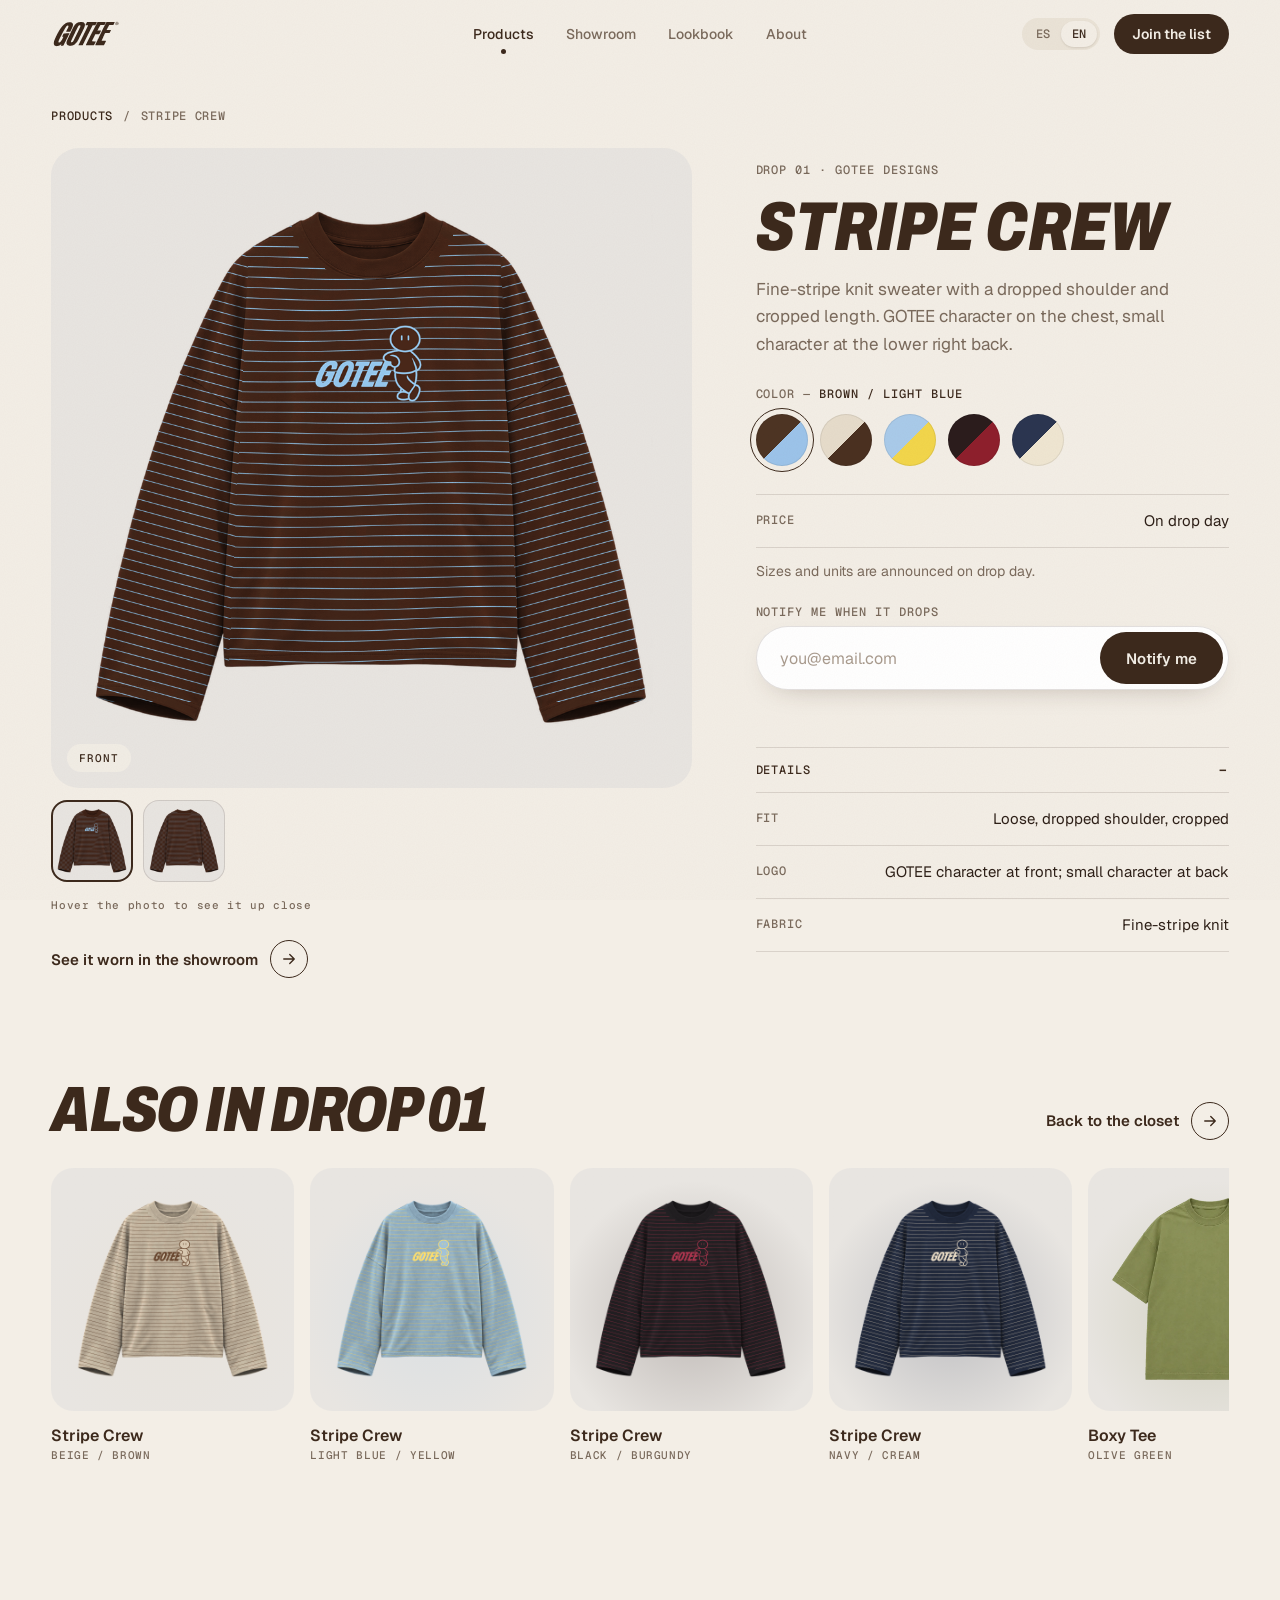
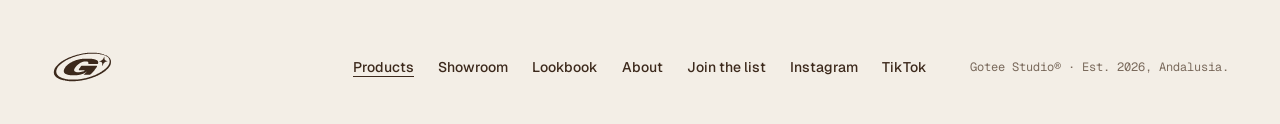
<file: producto.html>
<!doctype html>
<html lang="es">
<head>
  <meta charset="utf-8">
  <meta name="robots" content="noindex, nofollow">
  <meta name="viewport" content="width=device-width, initial-scale=1">
  <title>Producto — GOTEE®</title>
  <meta name="description" content="Producto del Drop 01 de GOTEE.">
  <meta name="theme-color" content="#F3EEE6">
  <link rel="icon" type="image/svg+xml" href="logos/A07_monigote-de-pie.svg">
  <link rel="preconnect" href="https://fonts.googleapis.com">
  <link rel="preconnect" href="https://fonts.gstatic.com" crossorigin>
  <link href="https://fonts.googleapis.com/css2?family=Archivo:ital,wdth,wght@0,62..125,100..900;1,62..125,100..900&family=Geist:wght@400;500;600&family=Geist+Mono:wght@400;500&display=swap" rel="stylesheet">
  <link rel="stylesheet" href="styles.css?v=13">
  <script>document.documentElement.classList.add("js")</script>
</head>
<body data-page="productos">

<!-- CABECERA (igual en todas las páginas) -->
<header class="nav" id="nav">
  <a href="index.html" class="nav__logo" aria-label="GOTEE">
    <svg viewBox="0 0 303 129" aria-hidden="true"><use href="sprite.svg#logo-a01"/></svg>
  </a>
  <nav class="nav__links" aria-label="Menú">
    <a href="productos.html" data-i18n="nav.productos">Productos</a>
    <a href="showroom.html" data-i18n="nav.showroom">Showroom</a>
    <a href="lookbook.html" data-i18n="nav.lookbook">Lookbook</a>
    <a href="nosotros.html" data-i18n="nav.nosotros">Nosotros</a>
  </nav>
  <div class="nav__right">
    <div class="lang" role="group" aria-label="Idioma / Language">
      <button type="button" data-lang="es" aria-pressed="true">ES</button>
      <button type="button" data-lang="en" aria-pressed="false">EN</button>
    </div>
    <a href="lista.html" class="btn btn--small nav__cta" data-i18n="nav.cta">Lista de espera</a>
    <button type="button" class="nav__burger" aria-expanded="false" aria-controls="menu" aria-label="Menú"><span></span><span></span></button>
  </div>
</header>
<div class="menu" id="menu" hidden>
  <nav class="menu__links" aria-label="Menú">
    <a href="index.html"><small>00</small><span data-i18n="nav.inicio">Inicio</span></a>
    <a href="productos.html"><small>01</small><span data-i18n="nav.productos">Productos</span></a>
    <a href="showroom.html"><small>02</small><span data-i18n="nav.showroom">Showroom</span></a>
    <a href="lookbook.html"><small>03</small><span data-i18n="nav.lookbook">Lookbook</span></a>
    <a href="nosotros.html"><small>04</small><span data-i18n="nav.nosotros">Nosotros</span></a>
    <a href="lista.html"><small>05</small><span data-i18n="nav.cta">Lista de espera</span></a>
  </nav>
  <p class="menu__foot">Gotee Studio® · Orbiting Andalusia</p>
</div>

<main class="pagina">

  <nav class="migas" aria-label="Migas">
    <a href="productos.html" data-i18n="p.migas">Productos</a><span aria-hidden="true">/</span><span data-p-nombre>Sudadera Rayas</span>
  </nav>

  <section class="prod">
    <div class="prod__galeria">
      <figure class="prod__main" data-p-zoom>
        <img src="img/armario/sud-marron-delante.webp" alt="" data-p-main>
        <figcaption class="prod__cap" data-p-cap>Delante</figcaption>
      </figure>
      <div class="prod__thumbs" role="group" aria-label="Fotos" data-p-thumbs></div>
      <p class="prod__zoomtip" data-i18n="p.zoom">Pasa el ratón por la foto para verla de cerca</p>
      <a href="showroom.html" class="link-arrow prod__puesta" data-p-puesta><span data-i18n="p.puesta">Verla puesta en el showroom</span><i aria-hidden="true"></i></a>
    </div>

    <div class="prod__info">
      <p class="label">Drop 01 · Gotee Designs</p>
      <h1 class="prod__nombre" data-p-nombre>Sudadera Rayas</h1>
      <p class="prod__desc" data-p-desc></p>

      <div class="prod__bloque">
        <p class="prod__k"><span data-i18n="p.color">Color</span> — <b data-p-color>Marrón / Azul claro</b></p>
        <div class="swatches" role="radiogroup" aria-label="Color" data-p-colores></div>
      </div>

      <div class="prod__bloque" data-p-logo hidden>
        <p class="prod__k" data-i18n="p.logo">Logo del pecho</p>
        <div class="seg" role="group">
          <button type="button" data-logo="pequeno" aria-pressed="true" data-i18n="fo.logoP">Logo pequeño</button>
          <button type="button" data-logo="grande" aria-pressed="false" data-i18n="fo.logoG">Logo grande</button>
        </div>
      </div>

      <ul class="specs prod__specs">
        <li><span data-i18n="p.precio">Precio</span><span data-i18n="p.precioV">El día del drop</span></li>
      </ul>
      <p class="prod__tallas" data-i18n="p.tallas">Tallas y unidades se anuncian el día del drop.</p>

      <form class="form" novalidate data-form data-origen="producto">
        <label class="form__label" for="email-p" data-i18n="p.avisar">Avísame cuando salga</label>
        <div class="form__row">
          <input id="email-p" name="email" type="email" autocomplete="email" inputmode="email" data-i18n-ph="form.ph" placeholder="tu@email.com" required>
          <button type="submit" class="btn" data-magnetic><span data-i18n="form.btn">Avisarme</span></button>
        </div>
        <p class="form__error" role="alert" aria-live="polite"></p>
        <div class="form__ok" aria-live="polite" hidden>
          <svg viewBox="0 0 150 245" aria-hidden="true"><use href="sprite.svg#mon-a07"/></svg>
          <p data-i18n="form.ok">Dentro. Te avisamos el día del drop.</p>
        </div>
      </form>

      <details class="prod__det" open>
        <summary data-i18n="p.detalles">Detalles</summary>
        <ul class="specs" data-p-detalles></ul>
      </details>
    </div>
  </section>

  <section class="otros">
    <div class="otros__head">
      <h2 class="title" data-i18n="p.otros">También en el Drop 01</h2>
      <a href="productos.html" class="link-arrow"><span data-i18n="p.volver">Volver al armario</span><i aria-hidden="true"></i></a>
    </div>
    <ul class="otros__lista" data-p-otros></ul>
  </section>
</main>

<!-- PIE (igual en todas las páginas) -->
<footer class="foot">
  <svg class="foot__g" viewBox="0 0 273 148" aria-hidden="true"><use href="sprite.svg#logo-a11"/></svg>
  <nav class="foot__links" aria-label="Pie">
    <a href="productos.html" data-i18n="nav.productos">Productos</a>
    <a href="showroom.html" data-i18n="nav.showroom">Showroom</a>
    <a href="lookbook.html" data-i18n="nav.lookbook">Lookbook</a>
    <a href="nosotros.html" data-i18n="nav.nosotros">Nosotros</a>
    <a href="lista.html" data-i18n="nav.cta">Lista de espera</a>
    <a href="#" data-social="instagram">Instagram</a>
    <a href="#" data-social="tiktok">TikTok</a>
  </nav>
  <p class="foot__copy" data-i18n="foot.copy">Gotee Studio® · Est. 2026, Andalucía.</p>
</footer>

<script src="app.js?v=13"></script>
<script src="catalogo.js?v=13"></script>
<script src="producto.js?v=13"></script>
</body>
</html>
</file>
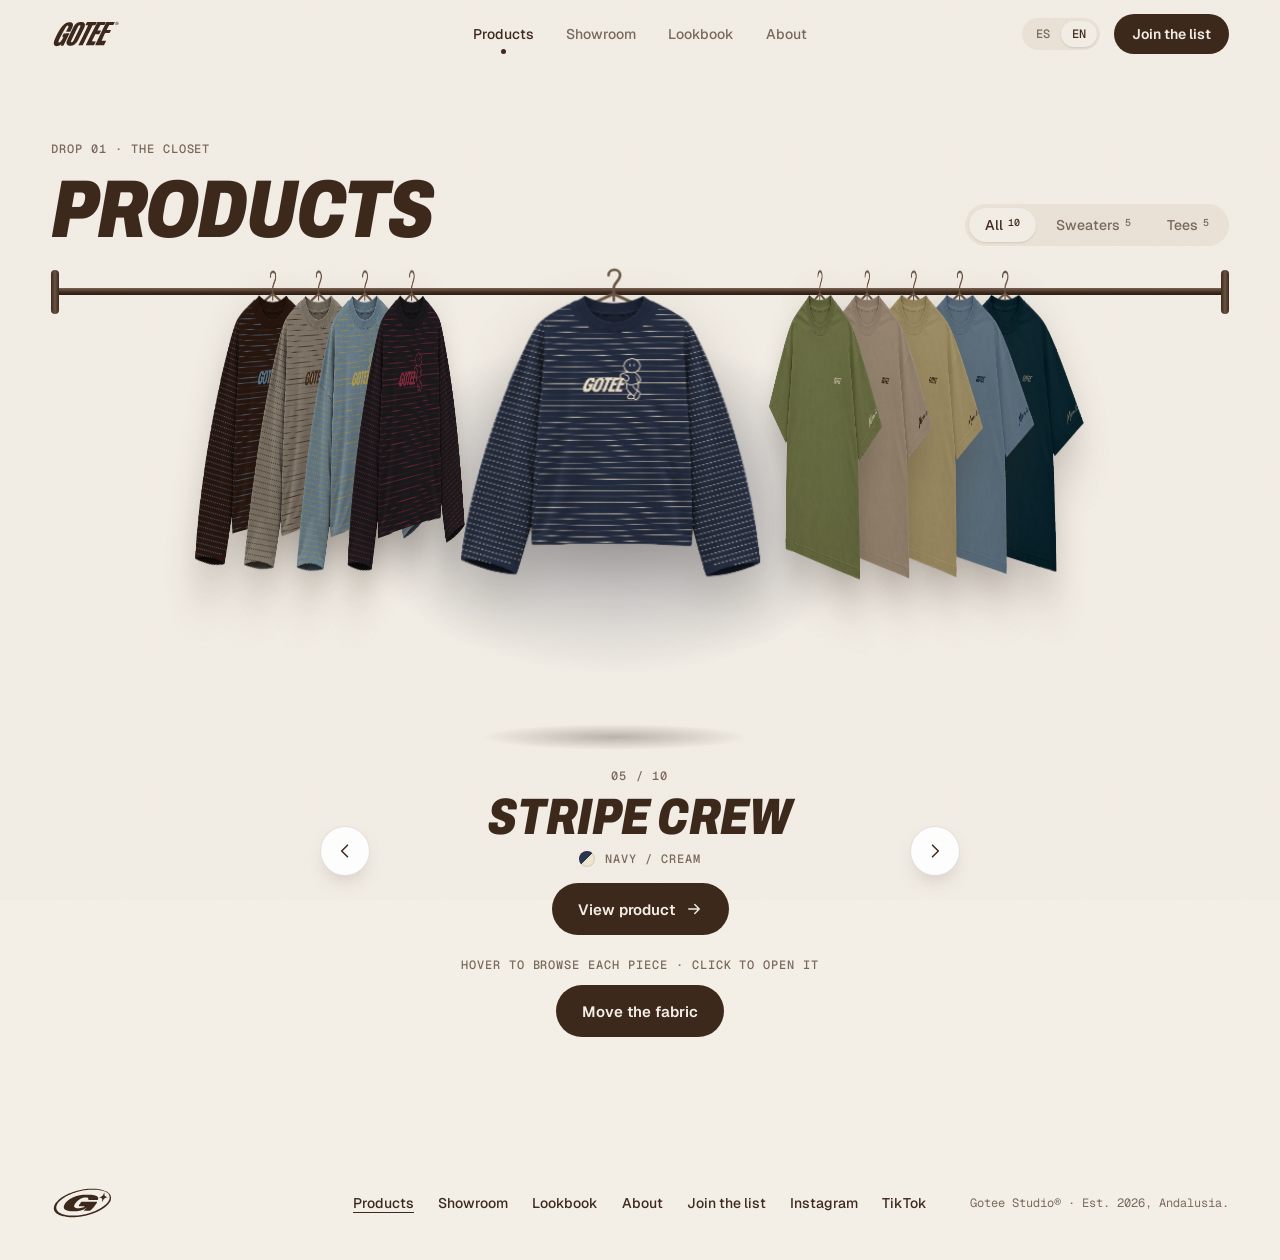
<file: productos.html>
<!doctype html>
<html lang="es">
<head>
  <meta charset="utf-8">
  <meta name="robots" content="noindex, nofollow">
  <meta name="viewport" content="width=device-width, initial-scale=1">
  <title>Productos — GOTEE®</title>
  <meta name="description" content="El armario de GOTEE: la Sudadera Rayas y la Camiseta Ancha del Drop 01, en todos sus colores.">
  <meta name="theme-color" content="#F3EEE6">
  <link rel="icon" type="image/svg+xml" href="logos/A07_monigote-de-pie.svg">
  <link rel="preconnect" href="https://fonts.googleapis.com">
  <link rel="preconnect" href="https://fonts.gstatic.com" crossorigin>
  <link href="https://fonts.googleapis.com/css2?family=Archivo:ital,wdth,wght@0,62..125,100..900;1,62..125,100..900&family=Geist:wght@400;500;600&family=Geist+Mono:wght@400;500&display=swap" rel="stylesheet">
  <link rel="stylesheet" href="styles.css?v=13">
  <script>document.documentElement.classList.add("js")</script>
</head>
<body data-page="productos">

<!-- CABECERA (igual en todas las páginas) -->
<header class="nav" id="nav">
  <a href="index.html" class="nav__logo" aria-label="GOTEE">
    <svg viewBox="0 0 303 129" aria-hidden="true"><use href="sprite.svg#logo-a01"/></svg>
  </a>
  <nav class="nav__links" aria-label="Menú">
    <a href="productos.html" data-i18n="nav.productos">Productos</a>
    <a href="showroom.html" data-i18n="nav.showroom">Showroom</a>
    <a href="lookbook.html" data-i18n="nav.lookbook">Lookbook</a>
    <a href="nosotros.html" data-i18n="nav.nosotros">Nosotros</a>
  </nav>
  <div class="nav__right">
    <div class="lang" role="group" aria-label="Idioma / Language">
      <button type="button" data-lang="es" aria-pressed="true">ES</button>
      <button type="button" data-lang="en" aria-pressed="false">EN</button>
    </div>
    <a href="lista.html" class="btn btn--small nav__cta" data-i18n="nav.cta">Lista de espera</a>
    <button type="button" class="nav__burger" aria-expanded="false" aria-controls="menu" aria-label="Menú"><span></span><span></span></button>
  </div>
</header>
<div class="menu" id="menu" hidden>
  <nav class="menu__links" aria-label="Menú">
    <a href="index.html"><small>00</small><span data-i18n="nav.inicio">Inicio</span></a>
    <a href="productos.html"><small>01</small><span data-i18n="nav.productos">Productos</span></a>
    <a href="showroom.html"><small>02</small><span data-i18n="nav.showroom">Showroom</span></a>
    <a href="lookbook.html"><small>03</small><span data-i18n="nav.lookbook">Lookbook</span></a>
    <a href="nosotros.html"><small>04</small><span data-i18n="nav.nosotros">Nosotros</span></a>
    <a href="lista.html"><small>05</small><span data-i18n="nav.cta">Lista de espera</span></a>
  </nav>
  <p class="menu__foot">Gotee Studio® · Orbiting Andalusia</p>
</div>

<main class="pagina">

  <section class="closet-head">
    <div>
      <p class="label reveal" data-i18n="pr.label">Drop 01 · El armario</p>
      <h1 class="page-title reveal" data-i18n="pr.title">Productos</h1>
    </div>
    <div class="filtros reveal" role="group" aria-label="Filtrar">
      <button type="button" data-filtro="todo" aria-pressed="true"><span data-i18n="f.todo">Todo</span><sup>10</sup></button>
      <button type="button" data-filtro="sud" aria-pressed="false"><span data-i18n="f.sud">Sudaderas</span><sup>5</sup></button>
      <button type="button" data-filtro="tee" aria-pressed="false"><span data-i18n="f.tee">Camisetas</span><sup>5</sup></button>
    </div>
  </section>

  <section class="rack-wrap">
    <div class="rack" data-rack>
      <div class="rack__spot" aria-hidden="true"></div>
      <div class="rack__bar" aria-hidden="true"></div>
      <div class="rack__items" data-rack-items></div>
      <div class="rack__floor" aria-hidden="true"></div>
    </div>

    <div class="rack__info">
      <button type="button" class="rack__nav" data-rack-prev data-i18n-aria="fo.prev" aria-label="Anterior">
        <svg viewBox="0 0 24 24" aria-hidden="true"><path d="M15 5l-7 7 7 7" fill="none" stroke="currentColor" stroke-width="1.8" stroke-linecap="round" stroke-linejoin="round"/></svg>
      </button>
      <div class="rack__text" aria-live="polite">
        <p class="rack__count" data-rack-count>01 / 10</p>
        <h2 class="rack__name" data-rack-name>Sudadera Rayas</h2>
        <p class="rack__color"><i data-rack-dot></i><span data-rack-color>Marrón / Azul claro</span></p>
        <a class="btn rack__go" href="producto.html?p=sud&amp;c=marron" data-rack-link><span data-i18n="p.ver">Ver producto</span><svg viewBox="0 0 24 24" aria-hidden="true"><path d="M5 12h13M13 6l6 6-6 6" fill="none" stroke="currentColor" stroke-width="1.8" stroke-linecap="round" stroke-linejoin="round"/></svg></a>
      </div>
      <button type="button" class="rack__nav" data-rack-next data-i18n-aria="fo.next" aria-label="Siguiente">
        <svg viewBox="0 0 24 24" aria-hidden="true"><path d="M9 5l7 7-7 7" fill="none" stroke="currentColor" stroke-width="1.8" stroke-linecap="round" stroke-linejoin="round"/></svg>
      </button>
    </div>
    <p class="closet__hint" data-rack-hint>Pasa por encima para ver cada prenda · pulsa para abrirla</p>
    <button type="button" class="btn" data-cloth-demo style="display:block;margin:12px auto">Mover la tela</button>
  </section>
  <svg width="0" height="0" style="position:absolute" aria-hidden="true">
    <symbol id="percha" viewBox="0 0 120 56">
      <path d="M60 22 L8 46 C3 48.5 4.5 54 10 54 H110 C115.5 54 117 48.5 112 46 Z" fill="none" stroke="currentColor" stroke-width="2.6" stroke-linejoin="round"/>
    </symbol>
  </svg>
</main>

<!-- PIE (igual en todas las páginas) -->
<footer class="foot">
  <svg class="foot__g" viewBox="0 0 273 148" aria-hidden="true"><use href="sprite.svg#logo-a11"/></svg>
  <nav class="foot__links" aria-label="Pie">
    <a href="productos.html" data-i18n="nav.productos">Productos</a>
    <a href="showroom.html" data-i18n="nav.showroom">Showroom</a>
    <a href="lookbook.html" data-i18n="nav.lookbook">Lookbook</a>
    <a href="nosotros.html" data-i18n="nav.nosotros">Nosotros</a>
    <a href="lista.html" data-i18n="nav.cta">Lista de espera</a>
    <a href="#" data-social="instagram">Instagram</a>
    <a href="#" data-social="tiktok">TikTok</a>
  </nav>
  <p class="foot__copy" data-i18n="foot.copy">Gotee Studio® · Est. 2026, Andalucía.</p>
</footer>

<script src="app.js?v=13"></script>
<script src="catalogo.js?v=13"></script>
<script src="tela.js?v=13"></script>
<script src="armario.js?v=13"></script>
</body>
</html>
</file>
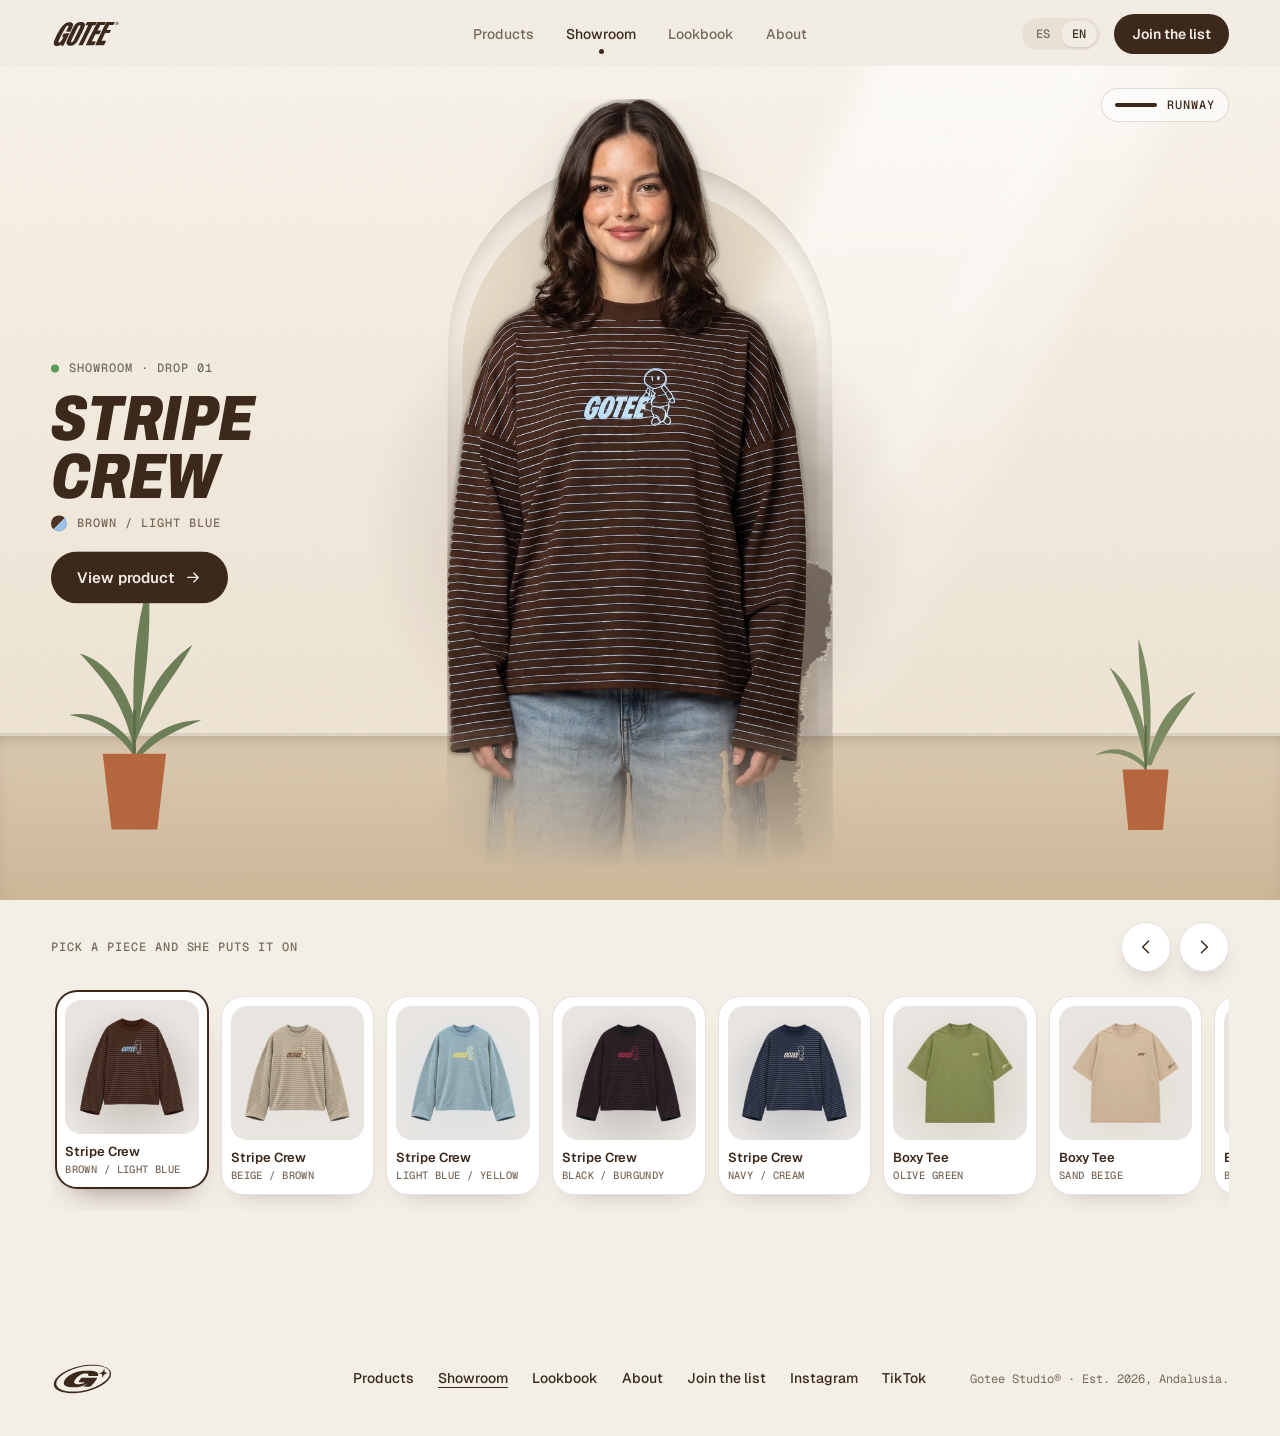
<file: showroom.html>
<!doctype html>
<html lang="es">
<head>
  <meta charset="utf-8">
  <meta name="robots" content="noindex, nofollow">
  <meta name="viewport" content="width=device-width, initial-scale=1">
  <title>Showroom — GOTEE®</title>
  <meta name="description" content="El showroom de GOTEE: elige una prenda del Drop 01 y mira cómo queda puesta.">
  <meta name="theme-color" content="#F3EEE6">
  <link rel="icon" type="image/svg+xml" href="logos/A07_monigote-de-pie.svg">
  <link rel="preconnect" href="https://fonts.googleapis.com">
  <link rel="preconnect" href="https://fonts.gstatic.com" crossorigin>
  <link href="https://fonts.googleapis.com/css2?family=Archivo:ital,wdth,wght@0,62..125,100..900;1,62..125,100..900&family=Geist:wght@400;500;600&family=Geist+Mono:wght@400;500&display=swap" rel="stylesheet">
  <link rel="stylesheet" href="styles.css?v=13">
  <script>document.documentElement.classList.add("js")</script>
</head>
<body data-page="showroom">

<!-- CABECERA (igual en todas las páginas) -->
<header class="nav" id="nav">
  <a href="index.html" class="nav__logo" aria-label="GOTEE">
    <svg viewBox="0 0 303 129" aria-hidden="true"><use href="sprite.svg#logo-a01"/></svg>
  </a>
  <nav class="nav__links" aria-label="Menú">
    <a href="productos.html" data-i18n="nav.productos">Productos</a>
    <a href="showroom.html" data-i18n="nav.showroom">Showroom</a>
    <a href="lookbook.html" data-i18n="nav.lookbook">Lookbook</a>
    <a href="nosotros.html" data-i18n="nav.nosotros">Nosotros</a>
  </nav>
  <div class="nav__right">
    <div class="lang" role="group" aria-label="Idioma / Language">
      <button type="button" data-lang="es" aria-pressed="true">ES</button>
      <button type="button" data-lang="en" aria-pressed="false">EN</button>
    </div>
    <a href="lista.html" class="btn btn--small nav__cta" data-i18n="nav.cta">Lista de espera</a>
    <button type="button" class="nav__burger" aria-expanded="false" aria-controls="menu" aria-label="Menú"><span></span><span></span></button>
  </div>
</header>
<div class="menu" id="menu" hidden>
  <nav class="menu__links" aria-label="Menú">
    <a href="index.html"><small>00</small><span data-i18n="nav.inicio">Inicio</span></a>
    <a href="productos.html"><small>01</small><span data-i18n="nav.productos">Productos</span></a>
    <a href="showroom.html"><small>02</small><span data-i18n="nav.showroom">Showroom</span></a>
    <a href="lookbook.html"><small>03</small><span data-i18n="nav.lookbook">Lookbook</span></a>
    <a href="nosotros.html"><small>04</small><span data-i18n="nav.nosotros">Nosotros</span></a>
    <a href="lista.html"><small>05</small><span data-i18n="nav.cta">Lista de espera</span></a>
  </nav>
  <p class="menu__foot">Gotee Studio® · Orbiting Andalusia</p>
</div>

<main class="pagina pagina--sala">

  <section class="sala" data-sala>
    <!-- la habitación -->
    <div class="sala__pared" aria-hidden="true">
      <svg class="sala__arco" viewBox="0 0 300 420" preserveAspectRatio="xMidYMax meet"><path d="M20 420 V150 A130 130 0 0 1 280 150 V420 Z"/></svg>
      <div class="sala__luz"></div>
      <div class="sala__luz sala__luz--2"></div>
    </div>
    <div class="sala__suelo" aria-hidden="true"><div class="sala__charco"></div></div>
    <div class="maceta maceta--izq" aria-hidden="true">
      <svg viewBox="0 0 160 300"><g class="hojas"><path d="M80 210 C70 150 40 120 18 96 C46 104 70 132 80 170Z"/><path d="M80 200 C88 140 120 104 146 86 C128 120 100 150 84 190Z"/><path d="M80 190 C76 120 82 60 96 18 C100 70 92 130 84 186Z"/><path d="M80 214 C60 180 26 170 6 166 C34 160 64 176 82 204Z"/><path d="M82 210 C104 178 136 172 156 172 C130 182 104 194 86 214Z"/></g><path class="tallo" d="M80 214 V160"/><path class="tiesto" d="M44 210 H116 L106 296 H54 Z"/></svg>
    </div>
    <div class="maceta maceta--der" aria-hidden="true">
      <svg viewBox="0 0 160 300"><g class="hojas"><path d="M80 210 C74 160 52 110 30 70 C64 96 82 150 84 200Z"/><path d="M82 206 C92 150 118 116 150 104 C126 134 104 168 88 206Z"/><path d="M80 200 C80 140 70 80 70 30 C88 80 90 140 84 198Z"/><path d="M80 212 C58 188 30 186 10 192 C36 176 62 184 82 206Z"/></g><path class="tallo" d="M80 214 V150"/><path class="tiesto" d="M48 212 H112 L104 296 H56 Z"/></svg>
    </div>

    <!-- la chica -->
    <div class="modelo" data-modelo>
      <img src="img/showroom/look-sud-marron.webp" alt="" class="modelo__img is-on" data-capa>
      <img src="img/showroom/look-sud-marron.webp" alt="" class="modelo__img" data-capa aria-hidden="true">
      <div class="modelo__barrido" aria-hidden="true"></div>
    </div>

    <!-- lo que lleva puesto -->
    <div class="sala__info">
      <p class="label"><span class="dot"></span><span data-i18n="sh.label">Showroom · Drop 01</span></p>
      <h1 class="sala__titulo" data-sh-nombre>Sudadera Rayas</h1>
      <p class="sala__color"><i data-sh-dot></i><span data-sh-color>Marrón / Azul claro</span></p>
      <a class="btn sala__go" href="producto.html?p=sud&amp;c=marron" data-sh-link><span data-i18n="p.ver">Ver producto</span><svg viewBox="0 0 24 24" aria-hidden="true"><path d="M5 12h13M13 6l6 6-6 6" fill="none" stroke="currentColor" stroke-width="1.8" stroke-linecap="round" stroke-linejoin="round"/></svg></a>
      <p class="sala__pronto" data-sh-pronto hidden data-i18n="sh.pronto">Próximamente en la tienda</p>
    </div>

    <button type="button" class="sala__auto" data-sh-auto aria-pressed="true">
      <span class="sala__auto-barra"><i data-sh-progreso></i></span><span data-i18n="sh.auto">Pasarela</span>
    </button>
  </section>

  <!-- las prendas para elegir -->
  <section class="perchas">
    <div class="perchas__head">
      <p class="perchas__hint" data-i18n="sh.hint">Elige una prenda y ella se la pone</p>
      <div class="perchas__nav">
        <button type="button" class="rack__nav" data-sh-prev data-i18n-aria="fo.prev" aria-label="Anterior"><svg viewBox="0 0 24 24" aria-hidden="true"><path d="M15 5l-7 7 7 7" fill="none" stroke="currentColor" stroke-width="1.8" stroke-linecap="round" stroke-linejoin="round"/></svg></button>
        <button type="button" class="rack__nav" data-sh-next data-i18n-aria="fo.next" aria-label="Siguiente"><svg viewBox="0 0 24 24" aria-hidden="true"><path d="M9 5l7 7-7 7" fill="none" stroke="currentColor" stroke-width="1.8" stroke-linecap="round" stroke-linejoin="round"/></svg></button>
      </div>
    </div>
    <ul class="tarjetas" role="radiogroup" aria-label="Prendas" data-sh-tarjetas></ul>
  </section>
</main>

<!-- PIE (igual en todas las páginas) -->
<footer class="foot">
  <svg class="foot__g" viewBox="0 0 273 148" aria-hidden="true"><use href="sprite.svg#logo-a11"/></svg>
  <nav class="foot__links" aria-label="Pie">
    <a href="productos.html" data-i18n="nav.productos">Productos</a>
    <a href="showroom.html" data-i18n="nav.showroom">Showroom</a>
    <a href="lookbook.html" data-i18n="nav.lookbook">Lookbook</a>
    <a href="nosotros.html" data-i18n="nav.nosotros">Nosotros</a>
    <a href="lista.html" data-i18n="nav.cta">Lista de espera</a>
    <a href="#" data-social="instagram">Instagram</a>
    <a href="#" data-social="tiktok">TikTok</a>
  </nav>
  <p class="foot__copy" data-i18n="foot.copy">Gotee Studio® · Est. 2026, Andalucía.</p>
</footer>

<script src="app.js?v=13"></script>
<script src="catalogo.js?v=13"></script>
<script src="showroom.js?v=13"></script>
</body>
</html>
</file>
<file: styles.css>
/* GOTEE — web lista de espera */
:root {
  --crema: #F3EEE6;
  --papel: #EAE3D7;
  --foto: #E8E5E1;
  --tinta: #2E2018;
  --marron: #3C291C;
  --suave: #7A6A5C;
  --linea: rgba(60, 41, 28, .14);
  --acento: #9CC4EA;
  --error: #A23B2A;
  --radio: 28px;
  --ease: cubic-bezier(.16, 1, .3, 1);
  --display: "Archivo", "Arial Narrow", sans-serif;
  --body: "Geist", system-ui, sans-serif;
  --mono: "Geist Mono", ui-monospace, monospace;
  --gutter: clamp(16px, 4vw, 56px);
}

*, *::before, *::after { box-sizing: border-box; }
html { scroll-behavior: smooth; -webkit-text-size-adjust: 100%; }
body {
  margin: 0;
  background: var(--crema);
  color: var(--tinta);
  font: 400 16px/1.6 var(--body);
  -webkit-font-smoothing: antialiased;
  overflow-x: hidden;
}
/* grano de papel, fijo para no repintar al hacer scroll */
body::after {
  content: "";
  position: fixed; inset: 0;
  pointer-events: none;
  z-index: 100;
  opacity: .32;
  mix-blend-mode: multiply;
  background-image: url("data:image/svg+xml,%3Csvg xmlns='http://www.w3.org/2000/svg' width='160' height='160'%3E%3Cfilter id='n'%3E%3CfeTurbulence type='fractalNoise' baseFrequency='.9' numOctaves='2' stitchTiles='stitch'/%3E%3CfeColorMatrix values='0 0 0 0 .24 0 0 0 0 .16 0 0 0 0 .11 0 0 0 .09 0'/%3E%3C/filter%3E%3Crect width='100%25' height='100%25' filter='url(%23n)'/%3E%3C/svg%3E");
}
img { display: block; max-width: 100%; height: auto; }
a { color: inherit; }
button { font: inherit; color: inherit; cursor: pointer; }
::selection { background: var(--acento); color: var(--tinta); }
:focus-visible { outline: 2px solid var(--marron); outline-offset: 3px; border-radius: 6px; }
.sr { position: absolute; width: 1px; height: 1px; overflow: hidden; clip: rect(0 0 0 0); white-space: nowrap; }

/* ---------- tipografía ---------- */
.label {
  display: inline-flex; align-items: center; gap: 10px;
  margin: 0 0 20px;
  font: 500 12px/1 var(--mono);
  letter-spacing: .08em;
  text-transform: uppercase;
  color: var(--suave);
}
.dot {
  width: 8px; height: 8px; border-radius: 50%;
  background: #5E9C5A;
  box-shadow: 0 0 0 0 rgba(94, 156, 90, .5);
  animation: pulso 2.4s var(--ease) infinite;
}
@keyframes pulso { 70% { box-shadow: 0 0 0 9px rgba(94, 156, 90, 0); } 100% { box-shadow: 0 0 0 0 rgba(94, 156, 90, 0); } }

.title, .hero__title, .final__title {
  margin: 0;
  font-family: var(--display);
  font-style: italic;
  font-weight: 850;
  font-stretch: 78%;
  font-variation-settings: "wdth" 78;
  text-transform: uppercase;
  letter-spacing: -.02em;
  line-height: .92;
  color: var(--marron);
}
.title { font-size: clamp(36px, 5vw, 64px); max-width: 14ch; }
.title em, .hero__title em, .final__title em { font-style: italic; color: var(--suave); }
.body { max-width: 46ch; color: var(--suave); font-size: 17px; margin: 20px 0 0; }

/* ---------- botones ---------- */
.btn {
  --bg: var(--marron); --fg: var(--crema);
  display: inline-flex; align-items: center; justify-content: center; gap: 10px;
  height: 52px; padding: 0 26px;
  border: 0; border-radius: 999px;
  background: var(--bg); color: var(--fg);
  font: 600 15px/1 var(--body);
  text-decoration: none; white-space: nowrap;
  transition: transform .5s var(--ease), background .3s, opacity .3s;
  will-change: transform;
}
.btn:hover { background: #2A1C13; }
.btn:active { transform: scale(.97); }
.btn[disabled] { opacity: .6; cursor: progress; }
.btn--small { height: 40px; padding: 0 18px; font-size: 14px; }
.btn--light { --bg: var(--crema); --fg: var(--marron); }
.btn--light:hover { background: #fff; }
.btn--ghost { --bg: transparent; --fg: var(--marron); border: 1.5px solid var(--marron); margin-top: 32px; }
.btn--ghost:hover { background: var(--marron); color: var(--crema); }
.btn svg { width: 18px; height: 18px; }

/* ---------- navegación ---------- */
.nav {
  position: fixed; top: 0; left: 0; right: 0; z-index: 50;
  display: grid; grid-template-columns: 1fr auto 1fr; align-items: center;
  padding: 14px var(--gutter);
  transition: background .4s, box-shadow .4s, transform .5s var(--ease);
}
.nav.is-scrolled {
  background: rgba(243, 238, 230, .82);
  backdrop-filter: blur(14px) saturate(1.2);
  -webkit-backdrop-filter: blur(14px) saturate(1.2);
  box-shadow: 0 1px 0 var(--linea);
}
.nav__logo { justify-self: start; color: var(--marron); display: block; }
.nav__logo svg { display: block; height: 30px; width: auto; transition: transform .5s var(--ease); }
.nav__logo:hover svg { transform: skewX(-6deg) translateX(2px); }
.nav__links { display: flex; gap: 32px; }
.nav__links a { font-size: 14px; font-weight: 500; text-decoration: none; color: var(--suave); transition: color .2s; }
.nav__links a:hover { color: var(--marron); }
.nav__right { justify-self: end; display: flex; align-items: center; gap: 14px; }
.lang { display: flex; padding: 3px; border-radius: 999px; background: var(--papel); }
.lang button {
  border: 0; background: transparent; padding: 7px 11px; border-radius: 999px;
  font: 500 12px/1 var(--mono); color: var(--suave);
  transition: background .3s var(--ease), color .3s;
}
.lang button[aria-pressed="true"] { background: var(--crema); color: var(--marron); box-shadow: 0 1px 2px rgba(60, 41, 28, .12); }

/* ---------- hero ---------- */
.hero {
  min-height: 100dvh;
  display: grid;
  grid-template-columns: 1.1fr .9fr;
  align-items: center;
  gap: clamp(32px, 5vw, 80px);
  max-width: 1400px; margin: 0 auto;
  padding: 110px var(--gutter) 64px;
}
.hero__title { font-size: clamp(56px, 8.4vw, 132px); }
.hero__sub { max-width: 42ch; margin: 28px 0 36px; color: var(--suave); font-size: 18px; }

.hero__media { position: relative; justify-self: end; width: min(100%, 440px); }
.hero__photo {
  margin: 0; border-radius: var(--radio); overflow: hidden;
  background: var(--foto);
  aspect-ratio: 460 / 760;
  box-shadow: 0 30px 60px -30px rgba(60, 41, 28, .35);
}
.hero__photo img { width: 100%; height: 100%; object-fit: cover; object-position: center 28%; }

.badge {
  position: absolute; top: -34px; right: -34px;
  width: 132px; height: 132px; border-radius: 50%;
  background: var(--acento); color: var(--marron);
  display: grid; place-items: center;
}
.badge > svg:first-child { position: absolute; inset: 0; width: 100%; height: 100%; animation: girar 18s linear infinite; }
.badge text { font: 500 15.5px var(--mono); letter-spacing: .18em; fill: currentColor; }
.badge__star { width: 30px; height: 30px; fill: currentColor; }
@keyframes girar { to { transform: rotate(360deg); } }

.hero__mon {
  position: absolute; left: -64px; bottom: -40px;
  width: 128px; color: var(--marron);
  transform-origin: 50% 100%;
}
.hero__mon svg, .final__mon svg, .lista__mon svg { display: block; width: 100%; height: auto; animation: balanceo 4.5s ease-in-out infinite; transform-origin: 50% 100%; }
@keyframes balanceo { 0%, 100% { transform: rotate(-2deg) translateY(0); } 50% { transform: rotate(2deg) translateY(-6px); } }

/* ---------- formulario ---------- */
.form { max-width: 480px; display: flex; flex-direction: column; gap: 8px; }
.form__label { font: 500 12px/1 var(--mono); letter-spacing: .08em; text-transform: uppercase; color: var(--suave); }
.form__row {
  display: flex; gap: 6px; padding: 6px;
  border-radius: 999px; background: #fff;
  box-shadow: inset 0 0 0 1px var(--linea), 0 10px 30px -18px rgba(60, 41, 28, .4);
  transition: box-shadow .3s;
}
.form__row:focus-within { box-shadow: inset 0 0 0 1.5px var(--marron), 0 10px 30px -18px rgba(60, 41, 28, .4); }
.form input {
  flex: 1; min-width: 0;
  border: 0; outline: 0; background: transparent;
  padding: 0 18px; font: 400 16px var(--body); color: var(--tinta);
}
.form input::placeholder { color: #A99B8E; }
.form__note { margin: 4px 0 0 18px; font-size: 13px; color: var(--suave); }
.form__error { margin: 0 0 0 18px; min-height: 1.2em; font-size: 14px; font-weight: 500; color: var(--error); }
.form.is-invalid .form__row { box-shadow: inset 0 0 0 1.5px var(--error); animation: temblor .4s; }
@keyframes temblor { 25% { transform: translateX(-5px); } 75% { transform: translateX(5px); } }
.form__ok {
  display: flex; align-items: center; gap: 16px;
  padding: 18px 22px; border-radius: 22px;
  background: #fff; box-shadow: inset 0 0 0 1px var(--linea);
  animation: entra .7s var(--ease);
}
.form__ok[hidden] { display: none; }
.form__ok svg { width: 30px; height: auto; flex: none; color: var(--marron); animation: salto .9s var(--ease) .1s both; }
.form__ok p { margin: 0; font-weight: 600; color: var(--marron); }
.form.is-done .form__row, .form.is-done .form__note, .form.is-done .form__label, .form.is-done .form__error { display: none; }
@keyframes entra { from { opacity: 0; transform: translateY(10px) scale(.98); } }
@keyframes salto { 0% { transform: translateY(14px) scale(.6); opacity: 0; } 60% { transform: translateY(-6px) scale(1.05); opacity: 1; } }

.form--dark .form__row { background: rgba(243, 238, 230, .08); box-shadow: inset 0 0 0 1px rgba(243, 238, 230, .22); }
.form--dark .form__row:focus-within { box-shadow: inset 0 0 0 1.5px var(--crema); }
.form--dark input { color: var(--crema); }
.form--dark input::placeholder { color: rgba(243, 238, 230, .5); }
.form--dark .form__label, .form--dark .form__note { color: rgba(243, 238, 230, .65); }
.form--dark .form__error { color: #F0A58F; }
.form--dark.is-invalid .form__row { box-shadow: inset 0 0 0 1.5px #F0A58F; }
.form--dark .form__ok { background: rgba(243, 238, 230, .08); box-shadow: inset 0 0 0 1px rgba(243, 238, 230, .22); }
.form--dark .form__ok svg, .form--dark .form__ok p { color: var(--crema); }

/* ---------- marquee ---------- */
.marquee { background: var(--marron); color: var(--crema); overflow: hidden; padding: 18px 0; transform: rotate(-1.2deg); margin: 24px -2vw; }
.marquee__track { display: flex; width: max-content; animation: desliza 46s linear infinite; }
.marquee__group { display: flex; align-items: center; gap: 36px; padding-right: 36px; }
.marquee span {
  font-family: var(--display); font-style: italic; font-weight: 850;
  font-variation-settings: "wdth" 78; font-stretch: 78%;
  text-transform: uppercase; font-size: clamp(26px, 3.4vw, 44px); line-height: 1; white-space: nowrap;
}
.marquee i {
  width: 22px; height: 22px; flex: none; background: var(--acento);
  clip-path: path("M11 0c.55 5.9 5.1 10.45 11 11-5.9.55-10.45 5.1-11 11-.55-5.9-5.1-10.45-11-11C5.9 10.45 10.45 5.9 11 0z");
}
@keyframes desliza { to { transform: translateX(-50%); } }

/* ---------- colorways ---------- */
.rayas { max-width: 1400px; margin: 0 auto; padding: clamp(80px, 12vw, 160px) var(--gutter) 40px; }
.rayas__head { display: flex; flex-direction: column; margin-bottom: 56px; }
.rayas__grid { display: grid; grid-template-columns: minmax(0, 440px) 1fr; gap: clamp(32px, 6vw, 96px); align-items: start; }
.rayas__look {
  position: relative; margin: 0; border-radius: var(--radio); overflow: hidden;
  background: var(--foto); aspect-ratio: 299 / 430;
}
.rayas__look img, .rayas__flat img { width: 100%; height: 100%; object-fit: cover; transition: opacity .45s var(--ease), transform .8s var(--ease); }
.rayas__look img.is-swapping, .rayas__flat img.is-swapping { opacity: 0; transform: scale(1.03); }
.rayas__info { padding-top: 8px; }
.rayas__desc { margin: 0 0 36px; max-width: 40ch; font-size: 19px; color: var(--tinta); }

.swatches { display: flex; gap: 12px; flex-wrap: wrap; }
.swatch {
  position: relative; width: 52px; height: 52px; border-radius: 50%;
  border: 0; padding: 0;
  background: linear-gradient(135deg, var(--a) 50%, var(--b) 50%);
  box-shadow: inset 0 0 0 1px rgba(0, 0, 0, .08);
  transition: transform .5s var(--ease);
}
.swatch::after {
  content: ""; position: absolute; inset: -6px; border-radius: 50%;
  border: 1.5px solid var(--marron); opacity: 0; transform: scale(.85);
  transition: opacity .3s, transform .5s var(--ease);
}
.swatch:hover { transform: translateY(-3px); }
.swatch[aria-checked="true"]::after { opacity: 1; transform: scale(1); }
.rayas__name { margin: 18px 0 28px; font: 500 13px/1 var(--mono); letter-spacing: .08em; text-transform: uppercase; color: var(--marron); }

.rayas__flat { margin: 0; border-radius: 22px; overflow: hidden; background: var(--foto); aspect-ratio: 299 / 240; max-width: 520px; }

.specs { list-style: none; margin: 32px 0 0; padding: 0; max-width: 520px; }
.specs li { display: flex; justify-content: space-between; gap: 16px; padding: 14px 0; border-top: 1px solid var(--linea); font-size: 15px; }
.specs li:last-child { border-bottom: 1px solid var(--linea); }
.specs li span:first-child { font: 500 12px/1.9 var(--mono); letter-spacing: .08em; text-transform: uppercase; color: var(--suave); }
.specs li span:last-child { text-align: right; }

/* ---------- camiseta ---------- */
.tee {
  max-width: 1400px; margin: 0 auto;
  display: grid; grid-template-columns: 1.15fr .85fr; gap: clamp(32px, 6vw, 96px); align-items: center;
  padding: clamp(80px, 12vw, 160px) var(--gutter);
}
.tee__media { perspective: 1600px; }
.tee__flip {
  position: relative; aspect-ratio: 1; border-radius: var(--radio);
  transform-style: preserve-3d;
  transition: transform 1s var(--ease);
  cursor: pointer;
}
.tee__flip.is-back { transform: rotateY(180deg); }
.tee__face {
  position: absolute; inset: 0; width: 100%; height: 100%; object-fit: cover;
  border-radius: var(--radio); background: var(--foto);
  backface-visibility: hidden; -webkit-backface-visibility: hidden;
}
.tee__face--back { transform: rotateY(180deg); }
.tee__face { background: #FDFEFE; box-shadow: inset 0 0 0 1px var(--linea); }
.swatches--tee { margin-top: 32px; }
.tee .rayas__name { margin-bottom: 0; }

/* ---------- lookbook ---------- */
.look { max-width: 1400px; margin: 0 auto; padding: 0 var(--gutter); }
.look__frame { position: relative; margin: 0; border-radius: var(--radio); overflow: hidden; background: var(--foto); }
.look__frame img { width: 100%; }
.look__cap {
  position: absolute; left: 20px; bottom: 20px; max-width: calc(100% - 40px);
  padding: 10px 16px; border-radius: 999px;
  background: rgba(243, 238, 230, .85);
  backdrop-filter: blur(10px); -webkit-backdrop-filter: blur(10px);
  box-shadow: inset 0 0 0 1px rgba(255, 255, 255, .5);
  font: 500 12px/1.4 var(--mono); letter-spacing: .04em; color: var(--marron);
}

/* ---------- manifiesto ---------- */
.manifiesto {
  max-width: 1400px; margin: 0 auto;
  display: grid; grid-template-columns: 1.4fr .6fr; gap: clamp(32px, 6vw, 96px); align-items: center;
  padding: clamp(96px, 13vw, 180px) var(--gutter) 0;
}
.manifiesto__title {
  margin: 0;
  font-family: var(--display); font-style: italic; font-weight: 850;
  font-variation-settings: "wdth" 78; font-stretch: 78%;
  text-transform: uppercase; letter-spacing: -.02em; line-height: .92;
  font-size: clamp(44px, 7vw, 112px);
  color: var(--marron);
}
.manifiesto__title em { color: var(--suave); }
.manifiesto__tags {
  list-style: none; margin: 40px 0 0; padding: 0;
  display: flex; flex-wrap: wrap; gap: 10px;
}
.manifiesto__tags li {
  padding: 10px 18px; border-radius: 999px;
  border: 1.5px solid var(--marron); color: var(--marron);
  font: 500 13px/1 var(--mono); letter-spacing: .06em; text-transform: uppercase;
  transition: background .3s, color .3s;
}
.manifiesto__tags li:last-child { background: var(--marron); color: var(--crema); font-family: var(--display); font-style: italic; font-weight: 800; font-size: 15px; letter-spacing: .02em; }
.manifiesto__tags li:hover { background: var(--marron); color: var(--crema); }
.manifiesto__orbita img { width: 100%; height: auto; animation: orbitar 7s ease-in-out infinite; }
@keyframes orbitar { 0%, 100% { transform: rotate(-5deg) translateY(0); } 50% { transform: rotate(4deg) translateY(-12px); } }

/* ---------- monigote ---------- */
.mon {
  max-width: 1400px; margin: 0 auto;
  display: grid; grid-template-columns: .8fr 1.2fr; gap: clamp(32px, 6vw, 96px); align-items: center;
  padding: clamp(80px, 12vw, 160px) var(--gutter);
}
.stickers {
  list-style: none; margin: 0; padding: 0;
  display: grid; grid-template-columns: repeat(4, 1fr); gap: 14px;
}
.stickers li {
  aspect-ratio: 1; display: grid; place-items: center; padding: 16%;
  border-radius: 22px; background: var(--papel);
  transform: rotate(var(--r));
  transition: transform .6s var(--ease), background .3s;
}
.stickers li:nth-child(odd) { margin-top: 24px; }
.stickers li:hover { transform: rotate(0deg) scale(1.06); background: #fff; }
.stickers img { width: 100%; height: 100%; object-fit: contain; }

/* ---------- final ---------- */
.final {
  position: relative; overflow: hidden;
  margin: 0 var(--gutter); border-radius: calc(var(--radio) + 8px);
  background: var(--marron); color: var(--crema);
  display: grid; grid-template-columns: .7fr 1.3fr; align-items: end; gap: 40px;
  padding: clamp(56px, 8vw, 112px) clamp(24px, 6vw, 96px);
}
.final__mon { width: min(100%, 230px); color: var(--crema); justify-self: center; transform-origin: 50% 100%; }
.final__title { color: var(--crema); font-size: clamp(48px, 7vw, 108px); }
.final__title em { color: var(--acento); }
.final__sub { margin: 24px 0 32px; max-width: 40ch; font-size: 18px; color: rgba(243, 238, 230, .75); }

/* ---------- footer ---------- */
.foot {
  display: grid; grid-template-columns: 1fr auto 1fr; align-items: center; gap: 20px;
  padding: 48px var(--gutter) 40px;
  color: var(--suave); font-size: 14px;
}
.foot__g { height: 34px; width: auto; color: var(--marron); }
.foot__links { display: flex; gap: 28px; }
.foot__links a { text-decoration: none; font-weight: 500; color: var(--marron); }
.foot__links a:hover { text-decoration: underline; text-underline-offset: 4px; }
.foot__copy { justify-self: end; margin: 0; font: 400 12px var(--mono); }

/* ---------- aparición al hacer scroll ---------- */
.js .reveal { opacity: 0; transform: translateY(28px); transition: opacity .9s var(--ease), transform .9s var(--ease); transition-delay: var(--d, 0s); }
.js .reveal.is-in { opacity: 1; transform: none; }
.js .stickers li.reveal { transform: translateY(28px) rotate(var(--r)); }
.js .stickers li.reveal.is-in { transform: rotate(var(--r)); transition-delay: 0s; transition-duration: .6s; }
.js .stickers li.reveal.is-in:hover { transform: rotate(0deg) scale(1.06); }

/* ---------- tablet ---------- */
@media (max-width: 1024px) {
  .nav__links { display: none; }
  .nav { grid-template-columns: auto 1fr; }
  .stickers { grid-template-columns: repeat(3, 1fr); }
  .stickers li:nth-child(n+7) { display: none; }
}

/* ---------- móvil ---------- */
@media (max-width: 767px) {
  .nav { padding: 12px 16px; }
  .nav__logo svg { height: 24px; }
  .nav__right { gap: 8px; }
  .nav .btn--small { display: none; }

  .hero { grid-template-columns: 1fr; padding: 96px 16px 48px; gap: 56px; min-height: auto; }
  .hero__title { font-size: clamp(52px, 15vw, 76px); }
  .hero__sub { font-size: 16px; margin: 20px 0 28px; }
  .hero__media { justify-self: center; width: min(78%, 340px); margin-bottom: 24px; }
  .badge { width: 96px; height: 96px; top: -26px; right: -22px; }
  .badge text { font-size: 15px; }
  .badge__star { width: 22px; height: 22px; }
  .hero__mon { width: 84px; left: -40px; bottom: -28px; }

  .form__row { flex-direction: column; border-radius: 22px; padding: 6px; }
  .form input { height: 50px; padding: 0 14px; }
  .form .btn { width: 100%; }
  .form__note, .form__error { margin-left: 4px; }

  .rayas, .tee, .mon, .manifiesto { padding-left: 16px; padding-right: 16px; }
  .rayas__grid, .tee, .mon, .manifiesto { grid-template-columns: 1fr; }
  .manifiesto__orbita { width: 64%; justify-self: end; order: -1; }
  .manifiesto__tags li { font-size: 12px; padding: 9px 14px; }
  .rayas__look { max-width: 380px; width: 100%; justify-self: center; }
  .rayas__desc { font-size: 17px; }
  .swatch { width: 46px; height: 46px; }
  .tee__text { order: -1; }
  .look { padding: 0 16px; }
  .look__cap { position: static; display: block; border-radius: 0; background: var(--papel); max-width: none; padding: 14px 16px; }
  .stickers { grid-template-columns: repeat(2, 1fr); gap: 12px; }
  .stickers li:nth-child(n+5) { display: none; }
  .stickers li:nth-child(odd) { margin-top: 0; }
  .stickers li:nth-child(even) { margin-top: 20px; }

  .final { margin: 0 16px; grid-template-columns: 1fr; padding: 48px 20px 40px; gap: 8px; }
  .final__mon { width: 110px; justify-self: start; }

  .foot { grid-template-columns: 1fr; justify-items: center; text-align: center; padding: 40px 16px; }
  .foot__copy { justify-self: center; }
}

/* =====================================================================
   VARIAS PÁGINAS (11-nov-2026): menú, armario, lookbook, nosotros, lista
   ===================================================================== */

/* ---------- menú ---------- */
.nav__links a { position: relative; }
.nav__links a[aria-current="page"] { color: var(--marron); }
.nav__links a[aria-current="page"]::after {
  content: ""; position: absolute; left: 50%; bottom: -9px; width: 5px; height: 5px; margin-left: -2.5px;
  border-radius: 50%; background: var(--marron);
}
.nav__burger { display: none; position: relative; width: 44px; height: 44px; border: 0; border-radius: 50%; background: var(--papel); }
.nav__burger span { position: absolute; left: 13px; right: 13px; height: 1.8px; border-radius: 2px; background: var(--marron); transition: transform .5s var(--ease); }
.nav__burger span:first-child { top: 18px; }
.nav__burger span:last-child { top: 25px; }
.nav__burger[aria-expanded="true"] span:first-child { transform: translateY(3.5px) rotate(45deg); }
.nav__burger[aria-expanded="true"] span:last-child { transform: translateY(-3.5px) rotate(-45deg); }
.menu {
  position: fixed; inset: 0; z-index: 45;
  display: flex; flex-direction: column; justify-content: space-between;
  padding: 96px 16px 32px; background: var(--crema);
  opacity: 0; transform: translateY(-14px);
  transition: opacity .35s, transform .5s var(--ease);
}
.menu.is-open { opacity: 1; transform: none; }
.menu[hidden] { display: none; }
.menu__links a {
  display: flex; align-items: baseline; gap: 14px;
  padding: 14px 0; border-bottom: 1px solid var(--linea); text-decoration: none;
  font-family: var(--display); font-style: italic; font-weight: 850; font-variation-settings: "wdth" 78; font-stretch: 78%;
  text-transform: uppercase; font-size: clamp(38px, 11vw, 64px); line-height: 1; color: var(--marron);
}
.menu__links small { font: 500 12px var(--mono); font-style: normal; color: var(--suave); }
.menu__links a[aria-current="page"] span { color: var(--suave); }
.menu__foot { margin: 0; font: 500 12px var(--mono); color: var(--suave); letter-spacing: .06em; }
body.menu-open { overflow: hidden; }

/* ---------- enlace con flecha ---------- */
.link-arrow {
  display: inline-flex; align-items: center; gap: 12px; margin-top: 28px;
  font: 600 15px/1 var(--body); color: var(--marron); text-decoration: none;
}
.link-arrow i {
  position: relative; width: 38px; height: 38px; border-radius: 50%; flex: none;
  border: 1.5px solid var(--marron); transition: background .3s, transform .5s var(--ease);
}
.link-arrow i::before {
  content: ""; position: absolute; inset: 0; background: var(--marron);
  -webkit-mask: url("data:image/svg+xml,%3Csvg xmlns='http://www.w3.org/2000/svg' viewBox='0 0 24 24'%3E%3Cpath d='M5 12h13M13 6l6 6-6 6' fill='none' stroke='black' stroke-width='1.8' stroke-linecap='round' stroke-linejoin='round'/%3E%3C/svg%3E") center / 18px no-repeat;
          mask: url("data:image/svg+xml,%3Csvg xmlns='http://www.w3.org/2000/svg' viewBox='0 0 24 24'%3E%3Cpath d='M5 12h13M13 6l6 6-6 6' fill='none' stroke='black' stroke-width='1.8' stroke-linecap='round' stroke-linejoin='round'/%3E%3C/svg%3E") center / 18px no-repeat;
}
.link-arrow:hover i { background: var(--marron); transform: translateX(4px); }
.link-arrow:hover i::before { background: var(--crema); }
.final .link-arrow, .look__go { color: inherit; }
.tee__actions { display: flex; align-items: center; flex-wrap: wrap; gap: 20px 28px; margin-top: 32px; }
.tee__actions .btn--ghost, .tee__actions .link-arrow { margin-top: 0; }

/* lookbook de inicio como enlace */
a.look__frame { display: block; color: inherit; text-decoration: none; }
a.look__frame img { transition: transform 1.2s var(--ease); }
a.look__frame:hover img { transform: scale(1.02); }
.look__go {
  position: absolute; right: 20px; bottom: 20px;
  display: inline-flex; align-items: center; gap: 10px;
  padding: 8px 8px 8px 18px; border-radius: 999px; background: var(--marron); color: var(--crema);
  font: 600 14px/1 var(--body);
}
.look__go i { position: relative; width: 30px; height: 30px; border-radius: 50%; background: var(--crema); }
.look__go i::before {
  content: ""; position: absolute; inset: 0; background: var(--marron);
  -webkit-mask: url("data:image/svg+xml,%3Csvg xmlns='http://www.w3.org/2000/svg' viewBox='0 0 24 24'%3E%3Cpath d='M5 12h13M13 6l6 6-6 6' fill='none' stroke='black' stroke-width='2' stroke-linecap='round' stroke-linejoin='round'/%3E%3C/svg%3E") center / 15px no-repeat;
          mask: url("data:image/svg+xml,%3Csvg xmlns='http://www.w3.org/2000/svg' viewBox='0 0 24 24'%3E%3Cpath d='M5 12h13M13 6l6 6-6 6' fill='none' stroke='black' stroke-width='2' stroke-linecap='round' stroke-linejoin='round'/%3E%3C/svg%3E") center / 15px no-repeat;
}

/* ---------- comunes de página ---------- */
.pagina { padding-top: 84px; min-height: 70vh; }
.page-head { max-width: 1400px; margin: 0 auto; padding: clamp(40px, 7vw, 96px) var(--gutter) clamp(32px, 5vw, 64px); }
.page-title {
  margin: 0;
  font-family: var(--display); font-style: italic; font-weight: 850;
  font-variation-settings: "wdth" 78; font-stretch: 78%;
  text-transform: uppercase; letter-spacing: -.02em; line-height: .86;
  font-size: clamp(64px, 11vw, 168px); color: var(--marron);
}
.page-title em { color: var(--suave); }
.page-title--xl { font-size: clamp(46px, 7.6vw, 116px); line-height: .9; }
.page-intro { max-width: 46ch; margin: 24px 0 0; font-size: 19px; color: var(--suave); }
.page-head--split { display: grid; grid-template-columns: 1.5fr .5fr; align-items: end; gap: clamp(24px, 5vw, 80px); }
.page-head__art img { width: 100%; height: auto; animation: orbitar 7s ease-in-out infinite; }

/* ---------- ARMARIO: perchero 3D ---------- */
@view-transition { navigation: auto; }
::view-transition-group(prenda) { animation-duration: .7s; animation-timing-function: cubic-bezier(.16,1,.3,1); }

.closet-head {
  max-width: 1400px; margin: 0 auto;
  display: flex; justify-content: space-between; align-items: flex-end; flex-wrap: wrap; gap: 24px;
  padding: clamp(28px, 4vw, 56px) var(--gutter) 0;
}
.closet-head .page-title { font-size: clamp(48px, 6.4vw, 96px); }
.filtros { display: flex; gap: 4px; padding: 4px; border-radius: 999px; background: var(--papel); }
.filtros button {
  display: flex; align-items: flex-start; gap: 5px;
  padding: 10px 16px; border: 0; border-radius: 999px; background: transparent;
  font: 500 14px/1 var(--body); color: var(--suave);
  transition: background .3s var(--ease), color .3s;
}
.filtros sup { font: 500 10px/1 var(--mono); }
.filtros button[aria-pressed="true"] { background: var(--crema); color: var(--marron); box-shadow: 0 1px 2px rgba(60, 41, 28, .12); }

.rack-wrap { max-width: 1400px; margin: 0 auto; padding: 8px var(--gutter) clamp(56px, 7vw, 96px); }
.rack {
  --w: clamp(220px, 23vw, 330px);
  --spot: #9CC4EA;
  position: relative;
  height: calc(var(--w) * 1.2 + 70px);
  margin-top: 8px;
  cursor: pointer;
  touch-action: pan-y;
  user-select: none;
}
/* luz de color detrás de la prenda de frente */
.rack__spot {
  position: absolute; left: 50%; top: 4%; width: calc(var(--w) * 2.4); height: 92%;
  transform: translateX(calc(-50% + var(--x, 0px)));
  background: radial-gradient(closest-side, color-mix(in srgb, var(--spot) 38%, transparent), transparent 75%);
  transition: background .8s var(--ease), transform .8s cubic-bezier(.16, 1, .3, 1);
  pointer-events: none;
}
/* la barra */
.rack__bar {
  position: absolute; left: 0; right: 0; top: 26px; height: 7px; border-radius: 7px;
  background: linear-gradient(#7A6252, #3C291C 65%, #2A1C13);
  box-shadow: 0 10px 18px -10px rgba(46, 32, 24, .7);
}
.rack__bar::before, .rack__bar::after {
  content: ""; position: absolute; top: -18px; width: 8px; height: 44px; border-radius: 4px;
  background: linear-gradient(90deg, #3C291C, #6B5444, #3C291C);
}
.rack__bar::before { left: 0; }
.rack__bar::after { right: 0; }
/* sombra del suelo bajo la prenda de frente */
.rack__floor {
  position: absolute; left: 50%; bottom: 0; width: calc(var(--w) * .9); height: 26px;
  transform: translateX(calc(-50% + var(--x, 0px)));
  transition: transform .8s cubic-bezier(.16, 1, .3, 1);
  background: radial-gradient(closest-side, rgba(46, 32, 24, .28), transparent);
  pointer-events: none;
}
.rack__items {
  position: absolute; inset: 0;
  perspective: 1500px; perspective-origin: 50% 30px;
  transform-style: preserve-3d;
}
.g {
  position: absolute; left: 50%; top: 8px;
  width: var(--w); margin-left: calc(var(--w) / -2);
  transform-style: preserve-3d;
  transition: transform .8s cubic-bezier(.16, 1, .3, 1), opacity .5s;
  text-decoration: none; color: inherit;
  -webkit-tap-highlight-color: transparent;
}
.g[hidden] { display: none; }
.g:focus-visible { outline: none; }
.g:focus-visible .g__body img { outline: 2px solid var(--marron); outline-offset: 6px; border-radius: 12px; }
.g__body { display: flex; flex-direction: column; align-items: center; transform-origin: 50% calc(var(--w) * .0807); }
.g__hook { position: absolute; width: 24px; height: 34px; left: calc(50% - 12px); top: -3px; z-index: 3; overflow: visible; pointer-events: none; }
.g__hook path { fill: none; stroke: #6B5444; stroke-width: 2.5; stroke-linecap: round; }
.rack { height: calc(var(--w) * 1.42 + 70px); }
.g .percha { width: 44%; height: auto; color: #6B5444; margin-bottom: calc(var(--w) * -.12); position: relative; z-index: 0; }
.g img {
  position: relative; z-index: 1;
  width: 100%; height: calc(var(--w) * 1.05); object-fit: contain; object-position: 50% 0;
  filter: brightness(calc(1 - var(--sh, 0))) drop-shadow(0 22px 26px rgba(46, 32, 24, .22));
  transition: filter .6s;
  -webkit-user-drag: none;
}
.g.is-on img { filter: drop-shadow(0 34px 38px rgba(46, 32, 24, .3)); }
.g__body {
  position: relative;
  scale: 1;
  transition: scale .45s cubic-bezier(.2, .75, .25, 1);
}
.rack.is-inspecting .g.is-on .g__body { scale: 1.28; }
@media (prefers-reduced-motion: reduce) {
  .g__body { transition: none; }
}
.g__tela {
  display: none;
  position: absolute;
  bottom: -20px;
  left: -55px;
  pointer-events: none;
  z-index: 1;
  filter: brightness(calc(1 - var(--sh, 0))) drop-shadow(0 22px 26px rgba(46, 32, 24, .22));
}
.g.has-cloth .g__tela { display: block; }
.g.has-cloth img { opacity: 0; }
.g.has-cloth:focus-visible .g__body { outline: 2px solid var(--marron); outline-offset: 6px; }
@media (prefers-reduced-motion: reduce) {
  .g.has-cloth .g__tela { display: none; }
  .g.has-cloth img { opacity: 1; }
}
/* balanceo al salir al frente */
.g.sway .g__body { animation: none; }
@keyframes balanceoPercha {
  0% { transform: rotate(0); } 22% { transform: rotate(-3.5deg); } 50% { transform: rotate(2deg); } 75% { transform: rotate(-.8deg); } 100% { transform: rotate(0); }
}

/* información de la prenda de frente */
.rack__info {
  display: grid; grid-template-columns: auto 1fr auto; align-items: center; gap: 16px;
  max-width: 640px; margin: 18px auto 0;
}
.rack__text { text-align: center; display: flex; flex-direction: column; align-items: center; gap: 8px; }
.rack__count { margin: 0; font: 500 12px var(--mono); letter-spacing: .1em; color: var(--suave); }
.rack__name {
  margin: 0;
  font-family: var(--display); font-style: italic; font-weight: 850; font-variation-settings: "wdth" 78; font-stretch: 78%;
  text-transform: uppercase; font-size: clamp(32px, 4vw, 54px); line-height: 1; color: var(--marron);
}
.rack__color { display: flex; align-items: center; gap: 10px; margin: 0; font: 500 12px var(--mono); letter-spacing: .08em; text-transform: uppercase; color: var(--suave); }
.rack__color i { width: 16px; height: 16px; border-radius: 50%; box-shadow: inset 0 0 0 1px rgba(0, 0, 0, .1); transition: background .4s; }
.rack__go { margin-top: 8px; }
.rack__go svg { width: 18px; height: 18px; transition: transform .5s var(--ease); }
.rack__go:hover svg { transform: translateX(4px); }
.rack__nav {
  display: grid; place-items: center; width: 50px; height: 50px; padding: 0;
  border: 0; border-radius: 50%; background: #fff; color: var(--marron);
  box-shadow: inset 0 0 0 1px var(--linea), 0 10px 22px -14px rgba(60, 41, 28, .5);
  transition: transform .4s var(--ease);
}
.rack__nav svg { width: 20px; height: 20px; }
.rack__nav:hover { transform: scale(1.08); }
.rack__nav:active { transform: scale(.94); }
.closet__hint {
  margin: 22px 0 0; text-align: center;
  font: 500 12px var(--mono); letter-spacing: .08em; text-transform: uppercase; color: var(--suave);
}

/* ---------- PÁGINA DE PRODUCTO ---------- */
.migas {
  max-width: 1400px; margin: 0 auto; padding: 24px var(--gutter) 0;
  display: flex; gap: 10px; font: 500 12px var(--mono); letter-spacing: .06em; text-transform: uppercase; color: var(--suave);
}
.migas a { color: var(--marron); text-decoration: none; }
.migas a:hover { text-decoration: underline; text-underline-offset: 4px; }
.prod {
  max-width: 1400px; margin: 0 auto;
  display: grid; grid-template-columns: 1.15fr .85fr; gap: clamp(32px, 5vw, 80px); align-items: start;
  padding: 24px var(--gutter) clamp(64px, 8vw, 120px);
}
.prod__galeria { position: sticky; top: 92px; }
.prod__galeria, .prod__info { min-width: 0; }
.prod__main {
  position: relative; margin: 0; overflow: hidden;
  aspect-ratio: 1 / 1; border-radius: var(--radio); background: var(--foto);
  cursor: zoom-in;
}
.prod__main img {
  width: 100%; height: 100%; object-fit: contain; padding: 6%;
  transition: transform .5s var(--ease);
  view-transition-name: prenda;
}
.prod__main img[data-ajuste="cover"] { object-fit: cover; padding: 0; }
.prod__main.is-zoom img { transform: scale(1.9); }
.prod__cap {
  position: absolute; left: 16px; bottom: 16px; padding: 7px 12px; border-radius: 999px;
  background: rgba(243, 238, 230, .88); font: 500 11px var(--mono); letter-spacing: .08em; text-transform: uppercase; color: var(--marron);
}
.prod__thumbs { display: flex; gap: 10px; margin-top: 12px; overflow-x: auto; padding-bottom: 4px; }
.prod__thumbs button {
  flex: none; width: 82px; height: 82px; padding: 0; border: 0; border-radius: 16px; overflow: hidden;
  background: var(--foto); box-shadow: inset 0 0 0 1px var(--linea);
  transition: box-shadow .3s, transform .4s var(--ease);
}
.prod__thumbs button:hover { transform: translateY(-2px); }
.prod__thumbs button[aria-pressed="true"] { box-shadow: inset 0 0 0 2px var(--marron); }
.prod__thumbs img { width: 100%; height: 100%; object-fit: contain; padding: 6px; }
.prod__thumbs img[data-ajuste="cover"] { object-fit: cover; padding: 0; }
.prod__zoomtip { margin: 12px 0 0; font: 500 11px var(--mono); letter-spacing: .06em; color: var(--suave); }

.prod__info { padding-top: 8px; }
.prod__nombre {
  margin: 0;
  font-family: var(--display); font-style: italic; font-weight: 850; font-variation-settings: "wdth" 78; font-stretch: 78%;
  text-transform: uppercase; font-size: clamp(44px, 5.4vw, 84px); line-height: .9; color: var(--marron);
}
.prod__desc { max-width: 44ch; margin: 18px 0 0; font-size: 17px; color: var(--suave); }
.prod__bloque { margin-top: 28px; }
.prod__k { margin: 0 0 12px; font: 500 12px var(--mono); letter-spacing: .08em; text-transform: uppercase; color: var(--suave); }
.prod__k b { font-weight: 500; color: var(--marron); }
.seg { display: inline-flex; padding: 4px; border-radius: 999px; background: var(--papel); }
.seg button {
  padding: 9px 16px; border: 0; border-radius: 999px; background: transparent;
  font: 500 13px/1 var(--body); color: var(--suave); transition: background .3s var(--ease), color .3s;
}
.seg button[aria-pressed="true"] { background: var(--marron); color: var(--crema); }
.prod__specs { margin-top: 28px; }
.prod__tallas { margin: 12px 0 24px; font-size: 14px; color: var(--suave); }
.prod__det { margin-top: 32px; }
.prod__det summary {
  cursor: pointer; list-style: none; padding: 14px 0;
  font: 500 12px var(--mono); letter-spacing: .08em; text-transform: uppercase; color: var(--marron);
  border-top: 1px solid var(--linea);
}
.prod__det summary::-webkit-details-marker { display: none; }
.prod__det summary::after { content: "+"; float: right; font-size: 16px; line-height: 1; }
.prod__det[open] summary::after { content: "–"; }
.prod__det .specs { margin: 0; }

.otros { max-width: 1400px; margin: 0 auto; padding: 0 var(--gutter) clamp(80px, 10vw, 140px); }
.otros__head { display: flex; justify-content: space-between; align-items: flex-end; flex-wrap: wrap; gap: 16px; margin-bottom: 28px; }
.otros__head .link-arrow { margin-top: 0; }
.otros__lista {
  list-style: none; margin: 0; padding: 0 0 12px;
  display: grid; grid-auto-flow: column; grid-auto-columns: clamp(200px, 19vw, 260px); gap: 16px; overflow-x: auto;
  scroll-snap-type: x mandatory;
}
.otros__lista li { scroll-snap-align: start; }
.otros__lista a { display: block; text-decoration: none; color: var(--marron); }
.otros__img {
  position: relative; display: grid; place-items: center; aspect-ratio: 1; border-radius: 22px; overflow: hidden;
  background: radial-gradient(circle at 50% 60%, color-mix(in srgb, var(--a) 22%, var(--foto)), var(--foto) 70%);
}
.otros__img img { width: 80%; height: 80%; object-fit: contain; transition: transform .8s var(--ease); }
.otros__lista a:hover .otros__img img { transform: translateY(-6px) rotate(-2deg); }
.otros__n { display: block; margin-top: 12px; font-weight: 600; }
.otros__c { display: block; font: 500 11px var(--mono); letter-spacing: .06em; text-transform: uppercase; color: var(--suave); }

/* ---------- SHOWROOM: la sala ---------- */
.pagina--sala { padding-top: 66px; }
.sala {
  --tinte: #4D3423;
  position: relative; isolation: isolate; overflow: hidden;
  height: clamp(600px, calc(100dvh - 66px), 920px);
  background: #F3ECE1;
}
/* pared encalada con un arco al fondo */
.sala__pared { position: absolute; inset: 0 0 20% 0; background: linear-gradient(180deg, #F8F3EA 0%, #EEE4D5 100%); }
.sala__arco { position: absolute; left: 50%; bottom: 0; height: 86%; width: auto; transform: translateX(-50%); }
.sala__arco path { fill: #E7DBC9; }
.sala__pared::after {
  content: ""; position: absolute; left: 50%; bottom: 0; width: clamp(240px, 30vw, 420px); height: 86%;
  transform: translateX(-50%); border-radius: 999px 999px 0 0;
  box-shadow: inset 0 18px 30px -18px rgba(60, 41, 28, .35), inset 0 -10px 30px -20px rgba(60, 41, 28, .2);
  pointer-events: none;
}
/* luz que entra por la claraboya */
.sala__luz {
  position: absolute; top: -20%; left: 54%; width: 18%; height: 150%;
  background: linear-gradient(180deg, rgba(255, 251, 240, .85), rgba(255, 251, 240, 0) 85%);
  transform: skewX(-26deg); filter: blur(14px); mix-blend-mode: screen;
  animation: luzRespira 9s ease-in-out infinite;
  pointer-events: none;
}
.sala__luz--2 { left: 70%; width: 9%; opacity: .7; animation-delay: -4s; }
@keyframes luzRespira { 0%, 100% { opacity: .75; } 50% { opacity: 1; } }
/* suelo */
.sala__suelo {
  position: absolute; left: 0; right: 0; bottom: 0; height: 20%;
  background: linear-gradient(180deg, #DCCBB2, #CDB999);
  box-shadow: inset 0 3px 0 rgba(255, 255, 255, .45), inset 0 14px 22px -14px rgba(60, 41, 28, .35);
}
.sala__charco {
  position: absolute; left: 50%; top: 18%; width: clamp(280px, 34vw, 520px); height: 70%;
  transform: translateX(-50%);
  background: radial-gradient(closest-side, color-mix(in srgb, var(--tinte) 30%, rgba(255, 250, 240, .7)), transparent);
  transition: background 1s var(--ease);
}
/* plantas en macetas de barro */
.maceta { position: absolute; bottom: 8%; width: clamp(96px, 11vw, 180px); z-index: 1; }
.maceta--izq { left: 5%; }
.maceta--der { right: 6%; width: clamp(80px, 9vw, 150px); }
.maceta svg { display: block; width: 100%; height: auto; overflow: visible; }
.maceta .hojas { fill: #6E8058; transform-origin: 50% 70%; animation: hojas 7s ease-in-out infinite; }
.maceta--der .hojas { fill: #7C8C62; animation-delay: -3s; }
.maceta .tallo { stroke: #5B6B47; stroke-width: 3; fill: none; }
.maceta .tiesto { fill: #B8673F; }
@keyframes hojas { 0%, 100% { transform: rotate(-1.5deg); } 50% { transform: rotate(1.5deg); } }

/* la chica */
.modelo {
  position: absolute; left: 50%; bottom: 3%; z-index: 2;
  height: 93%; aspect-ratio: 638 / 1281; transform: translateX(-50%);
}
.modelo::before {
  content: ""; position: absolute; inset: 10% -45% 0; z-index: -1;
  background: radial-gradient(closest-side, color-mix(in srgb, var(--tinte) 26%, transparent), transparent 75%);
  transition: background 1s var(--ease);
}
.modelo__img {
  position: absolute; inset: 0; width: 100%; height: 100%; object-fit: contain; object-position: 50% 100%;
  opacity: 0;
  -webkit-mask-image: linear-gradient(180deg, #000 80%, transparent 99%);
          mask-image: linear-gradient(180deg, #000 80%, transparent 99%);
  filter: drop-shadow(0 30px 30px rgba(46, 32, 24, .18));
  user-select: none; -webkit-user-drag: none;
}
.modelo__img.is-on { opacity: 1; }
.modelo__barrido {
  position: absolute; left: -12%; right: -12%; top: 0; height: 9%; z-index: 3; opacity: 0;
  background: linear-gradient(180deg, transparent, rgba(255, 252, 244, .95), transparent);
  filter: blur(6px); mix-blend-mode: screen; pointer-events: none;
}

/* lo que lleva puesto */
.sala__info {
  position: absolute; left: var(--gutter); top: 50%; z-index: 4; transform: translateY(-50%);
  max-width: 340px; display: flex; flex-direction: column; align-items: flex-start; gap: 10px;
}
.sala__info .label { margin: 0 0 6px; }
.sala__titulo {
  margin: 0;
  font-family: var(--display); font-style: italic; font-weight: 850; font-variation-settings: "wdth" 78; font-stretch: 78%;
  text-transform: uppercase; font-size: clamp(40px, 5vw, 78px); line-height: .9; color: var(--marron);
}
.sala__color { display: flex; align-items: center; gap: 10px; margin: 0; font: 500 12px var(--mono); letter-spacing: .08em; text-transform: uppercase; color: var(--suave); }
.sala__color i { width: 16px; height: 16px; border-radius: 50%; box-shadow: inset 0 0 0 1px rgba(0, 0, 0, .1); }
.sala__go { margin-top: 10px; }
.sala__go[hidden], .sala__pronto[hidden] { display: none; }
.sala__go svg { width: 18px; height: 18px; transition: transform .5s var(--ease); }
.sala__go:hover svg { transform: translateX(4px); }
.sala__pronto { margin: 10px 0 0; padding: 10px 16px; border-radius: 999px; background: var(--papel); font: 500 12px var(--mono); letter-spacing: .06em; text-transform: uppercase; color: var(--marron); }

/* pasarela automática */
.sala__auto {
  position: absolute; right: var(--gutter); top: 22px; z-index: 4;
  display: inline-flex; align-items: center; gap: 10px;
  padding: 9px 14px; border: 0; border-radius: 999px; background: rgba(255, 255, 255, .7);
  backdrop-filter: blur(8px); -webkit-backdrop-filter: blur(8px);
  box-shadow: inset 0 0 0 1px var(--linea);
  font: 500 12px var(--mono); letter-spacing: .08em; text-transform: uppercase; color: var(--marron);
}
.sala__auto-barra { position: relative; width: 42px; height: 4px; border-radius: 4px; overflow: hidden; background: rgba(60, 41, 28, .15); }
.sala__auto-barra i { position: absolute; inset: 0; background: var(--marron); transform: scaleX(0); transform-origin: 0 50%; }
.sala__auto[aria-pressed="false"] { opacity: .7; }

/* tarjetas de prendas */
.perchas { max-width: 1400px; margin: 0 auto; padding: 22px var(--gutter) clamp(64px, 8vw, 110px); }
.perchas__head { display: flex; justify-content: space-between; align-items: center; gap: 16px; margin-bottom: 16px; }
.perchas__hint { margin: 0; font: 500 12px var(--mono); letter-spacing: .08em; text-transform: uppercase; color: var(--suave); }
.perchas__nav { display: flex; gap: 8px; }
.tarjetas {
  list-style: none; margin: 0; padding: 8px 4px 16px;
  display: grid; grid-auto-flow: column; grid-auto-columns: clamp(132px, 12vw, 168px); gap: 12px;
  overflow-x: auto; scroll-snap-type: x proximity; scrollbar-width: thin; scrollbar-color: var(--marron) transparent;
}
.tarjetas li { scroll-snap-align: center; }
.tarjeta {
  display: flex; flex-direction: column; align-items: flex-start; gap: 2px; width: 100%;
  padding: 10px 10px 12px; border: 0; border-radius: 22px; background: #fff; text-align: left;
  box-shadow: inset 0 0 0 1px var(--linea), 0 12px 24px -20px rgba(60, 41, 28, .5);
  transition: transform .5s var(--ease), box-shadow .3s;
}
.tarjeta:hover { transform: translateY(-4px); }
.tarjeta:active { transform: scale(.97); }
.tarjeta[aria-checked="true"] { transform: translateY(-6px); box-shadow: inset 0 0 0 2px var(--marron), 0 18px 30px -20px rgba(60, 41, 28, .6); }
.tarjeta__img {
  display: grid; place-items: center; width: 100%; aspect-ratio: 1; margin-bottom: 8px; border-radius: 16px;
  background: radial-gradient(circle at 50% 60%, color-mix(in srgb, var(--a) 24%, var(--foto)), var(--foto) 72%);
}
.tarjeta__img img { width: 80%; height: 80%; object-fit: contain; transition: transform .6s var(--ease); }
.tarjeta:hover .tarjeta__img img { transform: translateY(-4px) rotate(-3deg); }
.tarjeta__n { font: 600 13px/1.3 var(--body); color: var(--marron); }
.tarjeta__c { font: 500 10.5px/1.4 var(--mono); letter-spacing: .04em; text-transform: uppercase; color: var(--suave); }

/* ---------- LOOKBOOK ---------- */
.lb-grid {
  max-width: 1400px; margin: 0 auto; padding: 0 var(--gutter);
  display: grid; grid-template-columns: repeat(12, 1fr); gap: clamp(16px, 2vw, 28px); align-items: start;
}
.lb-item { margin: 0; }
.lb-item--tall { grid-column: 1 / 8; grid-row: span 2; }
.lb-item--side { grid-column: 8 / 13; margin-top: clamp(40px, 14vw, 200px); }
.lb-item--detail { grid-column: 9 / 13; }
.lb-frame { overflow: hidden; border-radius: var(--radio); background: var(--foto); }
.lb-frame img { width: 100%; height: auto; transition: transform 1.2s var(--ease); }
.lb-item:hover .lb-frame img { transform: scale(1.03); }
.lb-frame--round { aspect-ratio: 1; border-radius: 50%; }
.lb-frame--round img { height: 100%; object-fit: cover; }
.lb-item figcaption { display: flex; gap: 14px; margin-top: 12px; font: 500 12px/1.5 var(--mono); letter-spacing: .04em; color: var(--suave); }
.lb-item figcaption span:first-child { color: var(--marron); }
.lb-wide { max-width: 1400px; margin: clamp(56px, 8vw, 120px) auto 0; padding: 0 var(--gutter); }
.lb-strip { max-width: 1400px; margin: clamp(80px, 10vw, 140px) auto 0; padding: 0 var(--gutter) clamp(80px, 10vw, 140px); }
.lb-strip__head { display: flex; justify-content: space-between; align-items: flex-end; flex-wrap: wrap; gap: 16px; margin-bottom: 28px; }
.lb-strip__head .label { margin: 0; }
.lb-strip__list {
  list-style: none; margin: 0; padding: 0 0 14px;
  display: grid; grid-auto-flow: column; grid-auto-columns: clamp(220px, 24vw, 300px); gap: 16px;
  overflow-x: auto; scroll-snap-type: x mandatory; scrollbar-width: thin; scrollbar-color: var(--marron) transparent;
}
.lb-strip__list li { scroll-snap-align: start; }
.lb-strip__list a { display: block; text-decoration: none; color: var(--marron); }
.lb-strip__list img { width: 100%; aspect-ratio: 299 / 430; object-fit: cover; border-radius: 22px; background: var(--foto); transition: transform .8s var(--ease); }
.lb-strip__list a:hover img { transform: translateY(-6px); }
.lb-strip__list span { display: block; margin-top: 12px; font: 500 12px var(--mono); letter-spacing: .06em; text-transform: uppercase; }

/* ---------- NOSOTROS ---------- */
.valores { max-width: 1400px; margin: 0 auto; padding: clamp(24px, 4vw, 56px) var(--gutter) clamp(72px, 9vw, 120px); }
.valor {
  display: grid; grid-template-columns: 64px 1.3fr 1fr 130px; align-items: center; gap: 24px;
  padding: clamp(28px, 4vw, 48px) 0; border-top: 1px solid var(--linea);
}
.valor:last-child { border-bottom: 1px solid var(--linea); }
.valor__n { font: 500 12px var(--mono); color: var(--suave); }
.valor__t {
  margin: 0;
  font-family: var(--display); font-style: italic; font-weight: 850; font-variation-settings: "wdth" 78; font-stretch: 78%;
  text-transform: uppercase; font-size: clamp(32px, 4.4vw, 64px); line-height: .92; color: var(--marron);
}
.valor__t em { color: var(--suave); }
.valor__p { max-width: 32ch; margin: 0; font-size: 17px; color: var(--suave); }
.valor__img { width: 100%; height: auto; transition: transform .7s var(--ease); }
.valor:hover .valor__img { transform: rotate(-6deg) scale(1.06); }

/* ---------- LISTA DE ESPERA ---------- */
.lista {
  max-width: 1400px; margin: 0 auto;
  display: grid; grid-template-columns: 1.3fr .7fr; gap: clamp(40px, 6vw, 96px); align-items: start;
  padding: clamp(40px, 7vw, 96px) var(--gutter) clamp(80px, 10vw, 140px);
}
.form--big { max-width: 560px; margin-top: 40px; }
.form--big .form__row { padding: 7px; }
.form--big input { font-size: 18px; }
.form--big .btn { height: 58px; padding: 0 32px; font-size: 16px; }
.lista__side { display: flex; flex-direction: column; gap: 36px; padding-top: 12px; }
.lista__mon { width: 110px; color: var(--marron); transform-origin: 50% 100%; }
.lista__mon svg { display: block; width: 100%; height: auto; }
.pasos { list-style: none; margin: 0; padding: 0; }
.pasos li { display: flex; gap: 18px; align-items: baseline; padding: 18px 0; border-top: 1px solid var(--linea); }
.pasos li:last-child { border-bottom: 1px solid var(--linea); }
.pasos span { font: 500 12px var(--mono); color: var(--suave); }
.pasos p { margin: 0; font-size: 17px; font-weight: 500; color: var(--marron); }
.contacto { padding: 26px; border-radius: 24px; background: var(--papel); }
.contacto p { margin: 0 0 8px; color: var(--suave); }
.contacto .label { margin-bottom: 14px; }
.contacto__mail {
  display: inline-block; margin-top: 4px;
  font-family: var(--display); font-style: italic; font-weight: 800; font-size: 22px; color: var(--marron);
  text-underline-offset: 5px; word-break: break-all;
}
.contacto__redes { display: flex; gap: 20px; margin-top: 16px; }
.contacto__redes a { font-size: 14px; font-weight: 500; color: var(--marron); text-decoration: none; }
.contacto__redes a:hover { text-decoration: underline; text-underline-offset: 4px; }

/* pie con más enlaces */
.foot__links { flex-wrap: wrap; justify-content: center; gap: 10px 24px; }
.foot__links a[aria-current="page"] { text-decoration: underline; text-underline-offset: 4px; }

/* ---------- tablet ---------- */
@media (max-width: 1024px) {
  .nav__burger { display: block; }
  .valor { grid-template-columns: 48px 1fr 110px; }
  .valor__p { grid-column: 2; }
  .valor__img { grid-row: 1 / span 2; grid-column: 3; }
}

/* ---------- móvil ---------- */
@media (max-width: 767px) {
  .sala { height: clamp(540px, 78dvh, 720px); }
  .modelo { height: 80%; bottom: 13%; }
  .sala__info {
    left: 12px; right: 12px; top: auto; bottom: 12px; transform: none; max-width: none;
    flex-direction: row; flex-wrap: wrap; align-items: center; gap: 4px 12px;
    padding: 12px 14px; border-radius: 20px; background: rgba(255, 255, 255, .78);
    backdrop-filter: blur(10px); -webkit-backdrop-filter: blur(10px); box-shadow: inset 0 0 0 1px var(--linea);
  }
  .sala__info .label { display: none; }
  .sala__titulo { font-size: 26px; width: 100%; }
  .sala__go { margin: 0 0 0 auto; height: 40px; padding: 0 16px; font-size: 13px; }
  .sala__pronto { margin: 0 0 0 auto; }
  .sala__auto { top: 12px; right: 12px; }
  .maceta--izq { left: -4%; bottom: 20%; }
  .maceta--der { right: -3%; bottom: 20%; }
  .sala__luz { left: 60%; width: 28%; }
  .perchas { padding-left: 16px; padding-right: 16px; }
  .tarjetas { grid-auto-columns: 128px; }

  .pagina { padding-top: 70px; }
  .page-head, .closet-head, .lb-grid, .lb-wide, .lb-strip, .valores, .lista { padding-left: 16px; padding-right: 16px; }
  .page-head--split { grid-template-columns: 1fr; }
  .page-head__art { width: 56%; justify-self: end; order: -1; }
  .page-intro { font-size: 17px; }

  .closet-head { flex-direction: column; align-items: flex-start; }
  .filtros { width: 100%; }
  .filtros button { flex: 1; justify-content: center; padding: 10px 8px; }
  .rack-wrap { padding-left: 0; padding-right: 0; overflow: hidden; }
  .rack { --w: 58vw; }
  .rack__info { padding: 0 16px; gap: 10px; }
  .rack__nav { width: 42px; height: 42px; }
  .migas { padding: 16px 16px 0; }
  .prod { grid-template-columns: 1fr; padding: 16px 16px 72px; gap: 28px; }
  .prod__galeria { position: static; }
  .prod__thumbs button { width: 68px; height: 68px; }
  .otros { padding-left: 16px; padding-right: 16px; }
  .otros__lista { grid-auto-columns: 46vw; }

  .lb-grid { grid-template-columns: 1fr; }
  .lb-item--tall, .lb-item--side, .lb-item--detail { grid-column: 1; grid-row: auto; margin-top: 0; }
  .lb-item--detail { width: 64%; justify-self: center; }
  .lb-strip__list { grid-auto-columns: 62vw; }

  .valor { grid-template-columns: 1fr 84px; gap: 12px 16px; }
  .valor__n { grid-column: 1 / -1; }
  .valor__t { grid-column: 1; }
  .valor__p { grid-column: 1 / -1; }
  .valor__img { grid-column: 2; grid-row: 2; }

  .lista { grid-template-columns: 1fr; }
  .lista__mon { display: none; }
  .form--big .btn { height: 52px; }

  .look__go { position: static; margin: 12px 0 0; }
}

@media (prefers-reduced-motion: reduce) {
  *, *::before, *::after { animation: none !important; transition-duration: .01ms !important; }
  html { scroll-behavior: auto; }
  .js .reveal, .js .stickers li.reveal { opacity: 1; transform: rotate(var(--r, 0deg)); }
}
</file>
